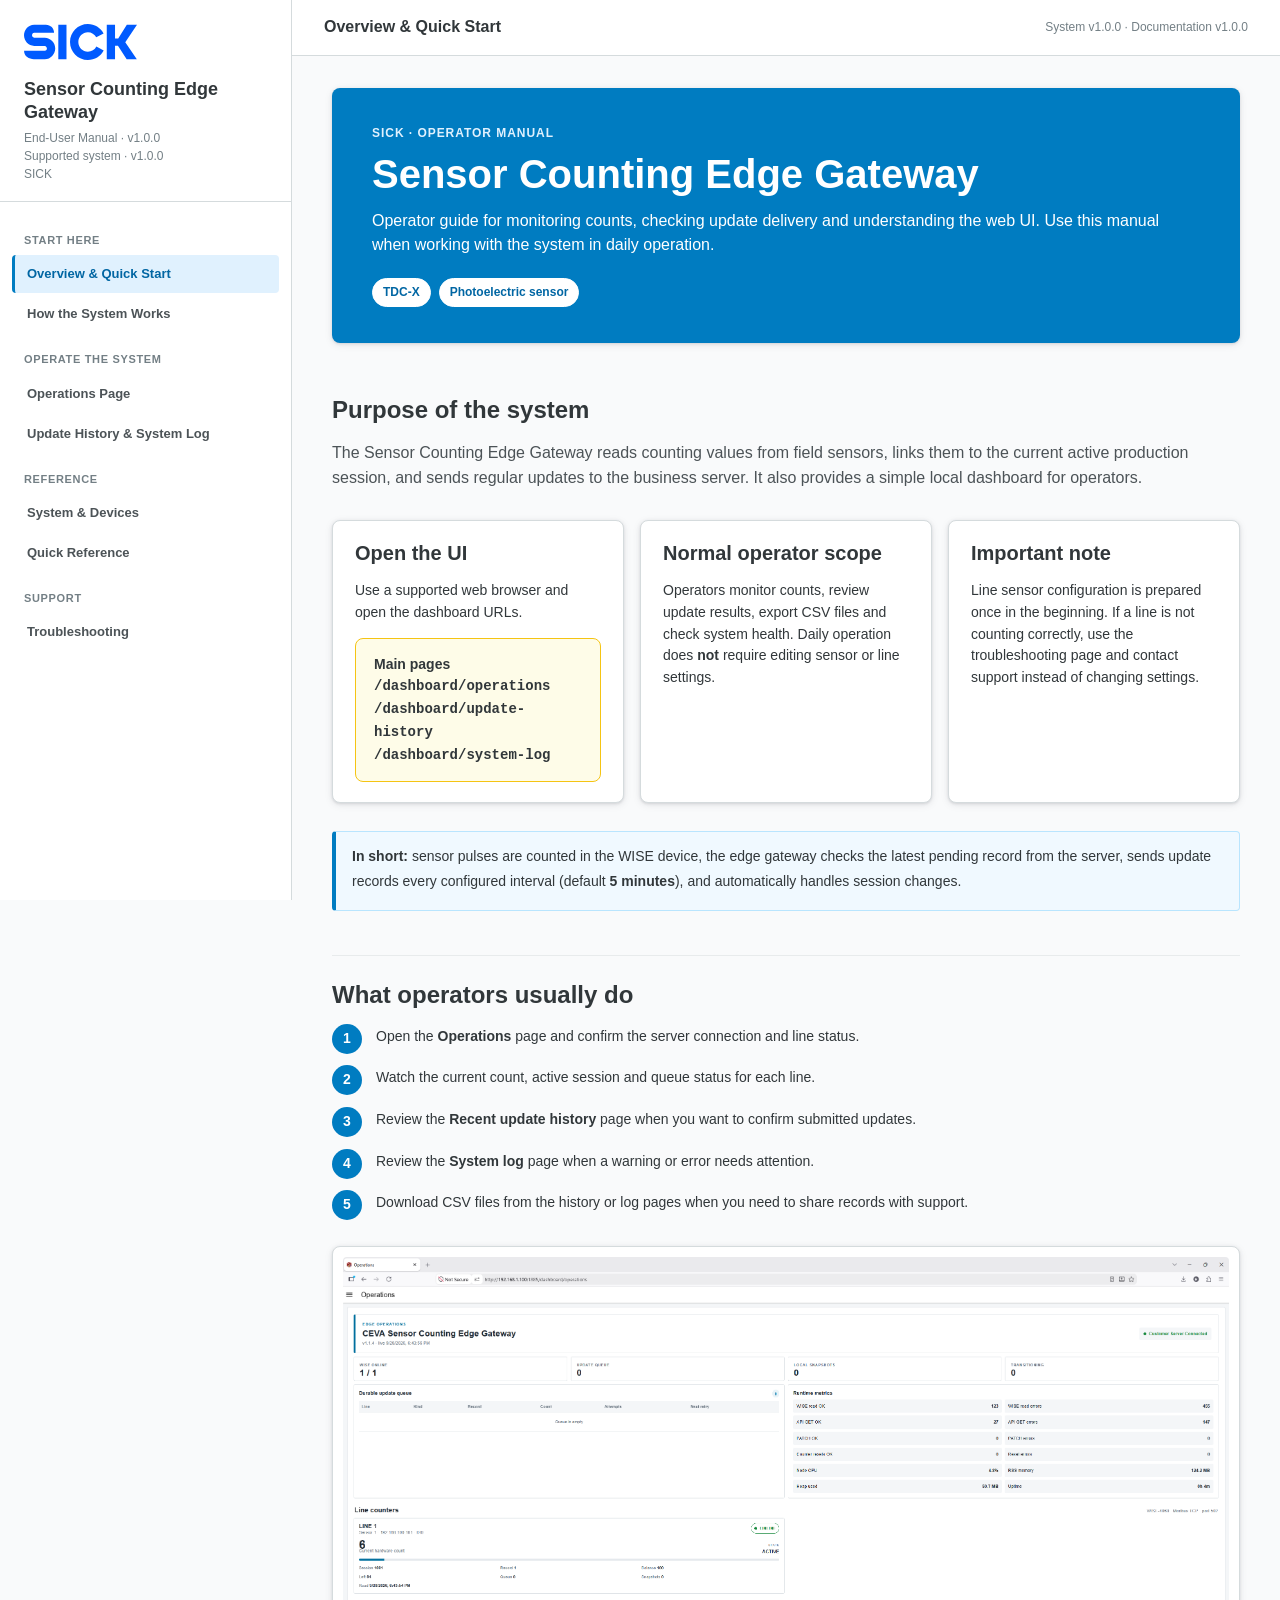
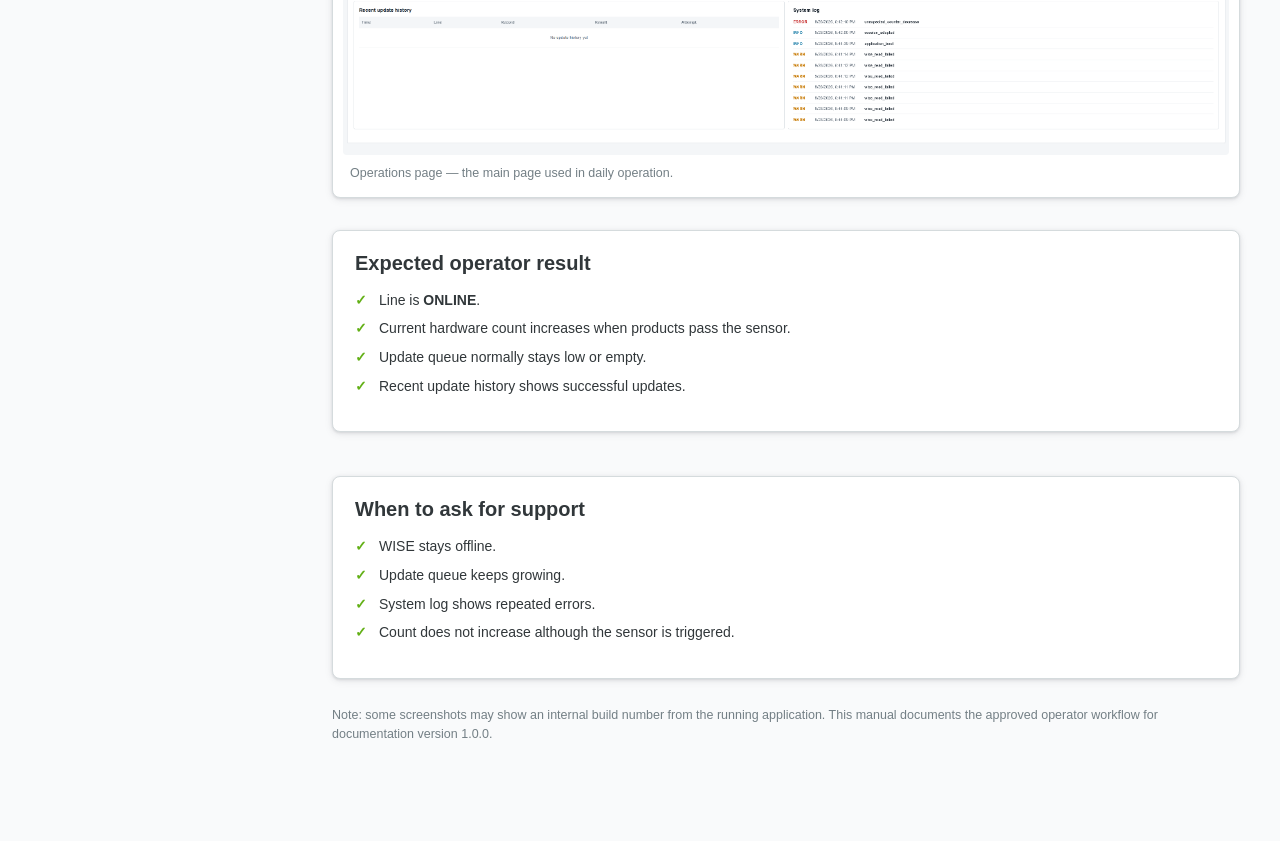
<file: manuals/sensor-counting-edge-gateway/versions/v1.0.0/index.html>
<!doctype html>

<html lang="en">
  <head>
    <meta charset="utf-8" />
    <meta content="width=device-width,initial-scale=1" name="viewport" />
    <title>Overview &amp; Quick Start · Sensor Counting Edge Gateway</title>
    <link href="assets/images/brand/sick-s-logo.webp" rel="icon" type="image/webp" />
    <link href="assets/css/manual.css" rel="stylesheet" />
  </head>
  <body data-page="index.html">
    <div class="layout">
      <aside class="sidebar">
        <div class="brand">
          <img alt="SICK" src="assets/images/brand/sick-logo.svg" />
          <h1>Sensor Counting Edge Gateway</h1>
          <p>
            End-User Manual · v1.0.0<br />Supported system · v1.0.0<br />SICK
          </p>
        </div>
        <nav class="nav">
          <div class="nav-group">Start here</div>
          <a class="active" data-current="index.html" href="index.html"
            >Overview &amp; Quick Start</a
          >
          <a data-current="how-it-works.html" href="pages/how-it-works.html"
            >How the System Works</a
          >
          <div class="nav-group">Operate the system</div>
          <a data-current="operations.html" href="pages/operations.html"
            >Operations Page</a
          >
          <a data-current="history-log.html" href="pages/history-log.html"
            >Update History &amp; System Log</a
          >
          <div class="nav-group">Reference</div>
          <a data-current="system.html" href="pages/system.html"
            >System &amp; Devices</a
          >
          <a data-current="reference.html" href="pages/reference.html"
            >Quick Reference</a
          >
          <div class="nav-group">Support</div>
          <a
            data-current="troubleshooting.html"
            href="pages/troubleshooting.html"
            >Troubleshooting</a
          >
        </nav>
      </aside>
      <main class="main">
        <header class="topbar">
          <button class="mobile-menu" id="mobileMenu">☰ Menu</button>
          <div class="title">Overview &amp; Quick Start</div>
          <div class="meta">System v1.0.0 · Documentation v1.0.0</div>
        </header>
        <article class="content">
          <section class="hero">
            <div class="eyebrow">SICK · Operator Manual</div>
            <h1>Sensor Counting Edge Gateway</h1>
            <p>
              Operator guide for monitoring counts, checking update delivery and
              understanding the web UI. Use this manual when working with the
              system in daily operation.
            </p>
            <div class="badges">
              <span class="badge">TDC-X</span
              ><span class="badge">Photoelectric sensor</span>
            </div>
          </section>
          <h2>Purpose of the system</h2>
          <p class="lead">
            The Sensor Counting Edge Gateway reads counting values from field
            sensors, links them to the current active production session, and
            sends regular updates to the business server. It also provides a
            simple local dashboard for operators.
          </p>
          <div class="grid">
            <div class="card third">
              <h3>Open the UI</h3>
              <p>Use a supported web browser and open the dashboard URLs.</p>
              <div class="credential">
                <strong>Main pages</strong><br /><code
                  >/dashboard/operations</code
                ><br /><code>/dashboard/update-history</code><br /><code
                  >/dashboard/system-log</code
                >
              </div>
            </div>
            <div class="card third">
              <h3>Normal operator scope</h3>
              <p>
                Operators monitor counts, review update results, export CSV
                files and check system health. Daily operation does
                <b>not</b> require editing sensor or line settings.
              </p>
            </div>
            <div class="card third">
              <h3>Important note</h3>
              <p>
                Line sensor configuration is prepared once in the beginning. If
                a line is not counting correctly, use the troubleshooting page
                and contact support instead of changing settings.
              </p>
            </div>
          </div>
          <div class="callout">
            <b>In short:</b> sensor pulses are counted in the WISE device, the
            edge gateway checks the latest pending record from the server, sends
            update records every configured interval (default <b>5 minutes</b>),
            and automatically handles session changes.
          </div>
          <h2>What operators usually do</h2>
          <ol class="steps">
            <li>
              Open the <b>Operations</b> page and confirm the server connection
              and line status.
            </li>
            <li>
              Watch the current count, active session and queue status for each
              line.
            </li>
            <li>
              Review the <b>Recent update history</b> page when you want to
              confirm submitted updates.
            </li>
            <li>
              Review the <b>System log</b> page when a warning or error needs
              attention.
            </li>
            <li>
              Download CSV files from the history or log pages when you need to
              share records with support.
            </li>
          </ol>
          <figure class="figure">
            <img
              alt="Operations page overview"
              loading="lazy"
              src="assets/images/ui/operations-overview.png"
            />
            <figcaption>
              Operations page — the main page used in daily operation.
            </figcaption>
          </figure>
          <div class="grid2">
            <div class="card">
              <h3>Expected operator result</h3>
              <ul class="icon-list">
                <li>Line is <b>ONLINE</b>.</li>
                <li>
                  Current hardware count increases when products pass the
                  sensor.
                </li>
                <li>Update queue normally stays low or empty.</li>
                <li>Recent update history shows successful updates.</li>
              </ul>
            </div>
            <div class="card">
              <h3>When to ask for support</h3>
              <ul class="icon-list">
                <li>WISE stays offline.</li>
                <li>Update queue keeps growing.</li>
                <li>System log shows repeated errors.</li>
                <li>
                  Count does not increase although the sensor is triggered.
                </li>
              </ul>
            </div>
          </div>
          <p class="small muted">
            Note: some screenshots may show an internal build number from the
            running application. This manual documents the approved operator
            workflow for documentation version 1.0.0.
          </p>
        </article>
      </main>
    </div>
    <script src="assets/js/manual.js"></script>
  </body>
</html>
</file>
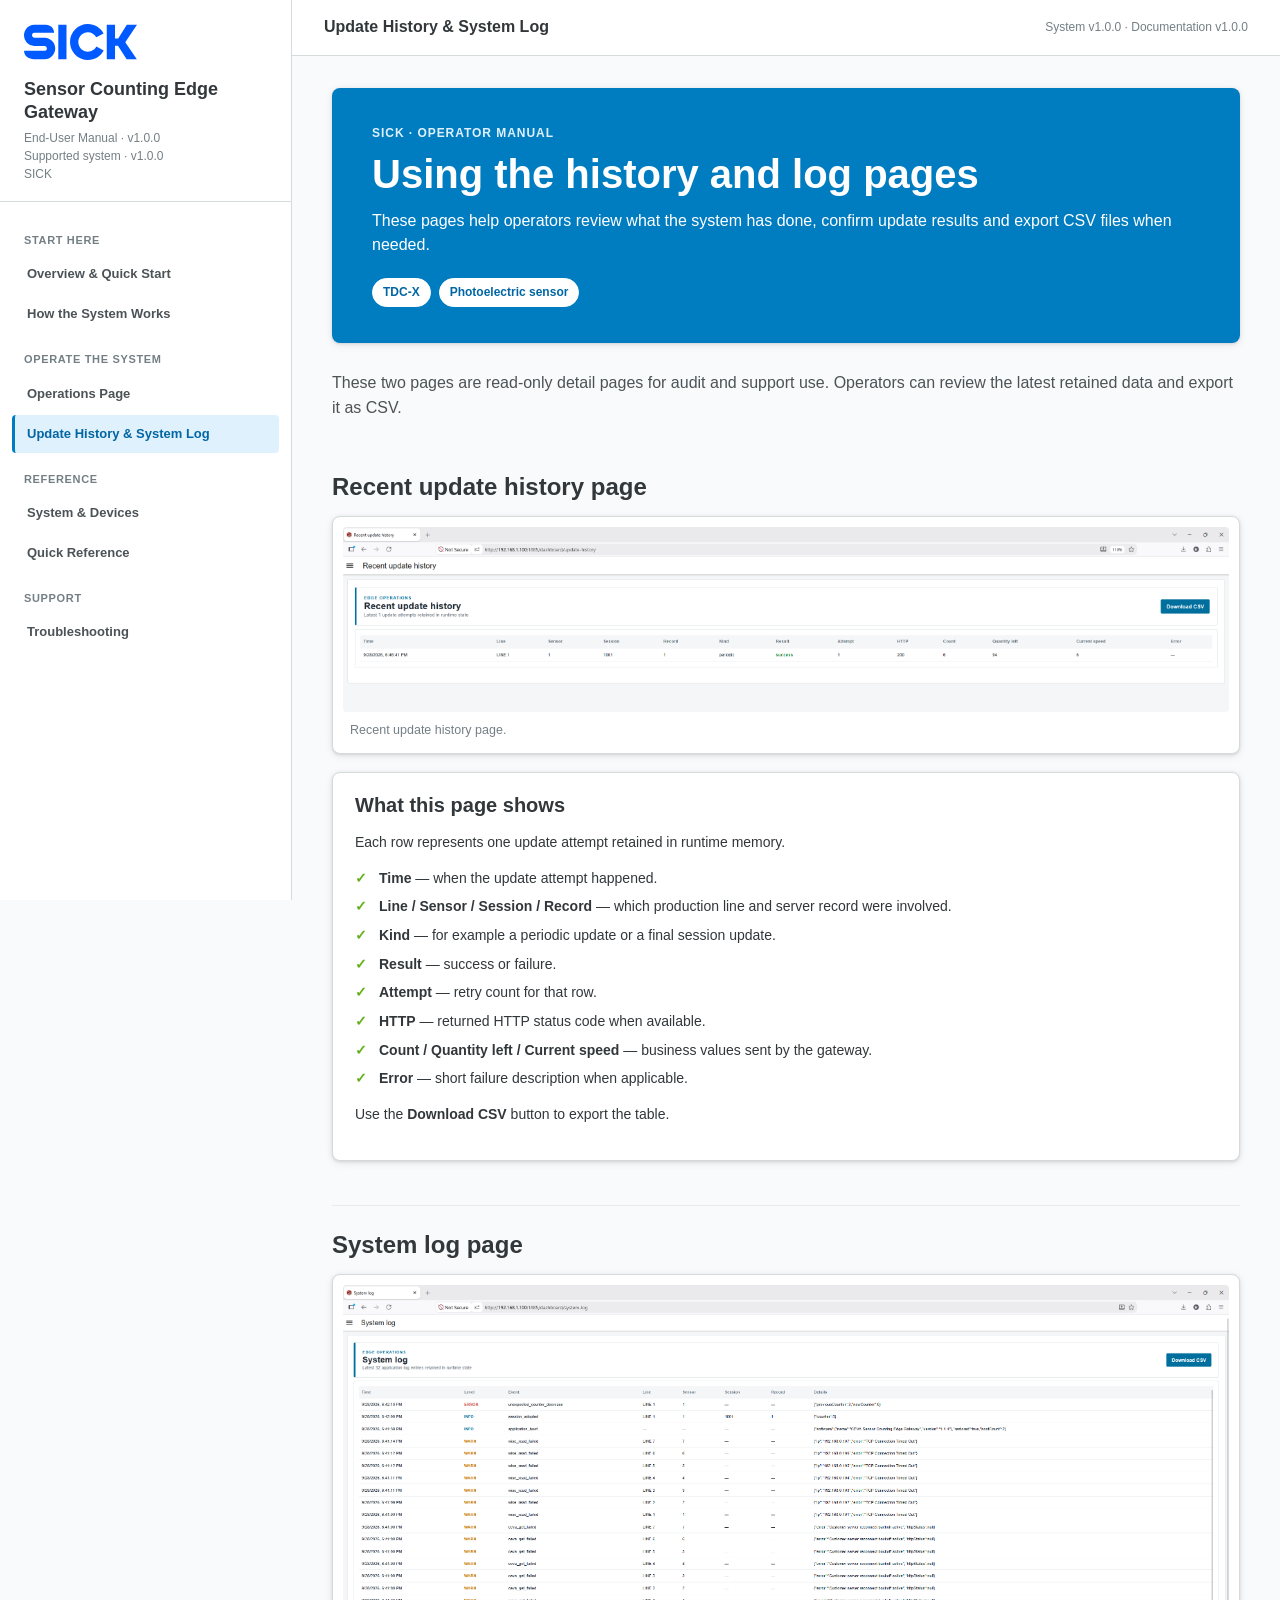
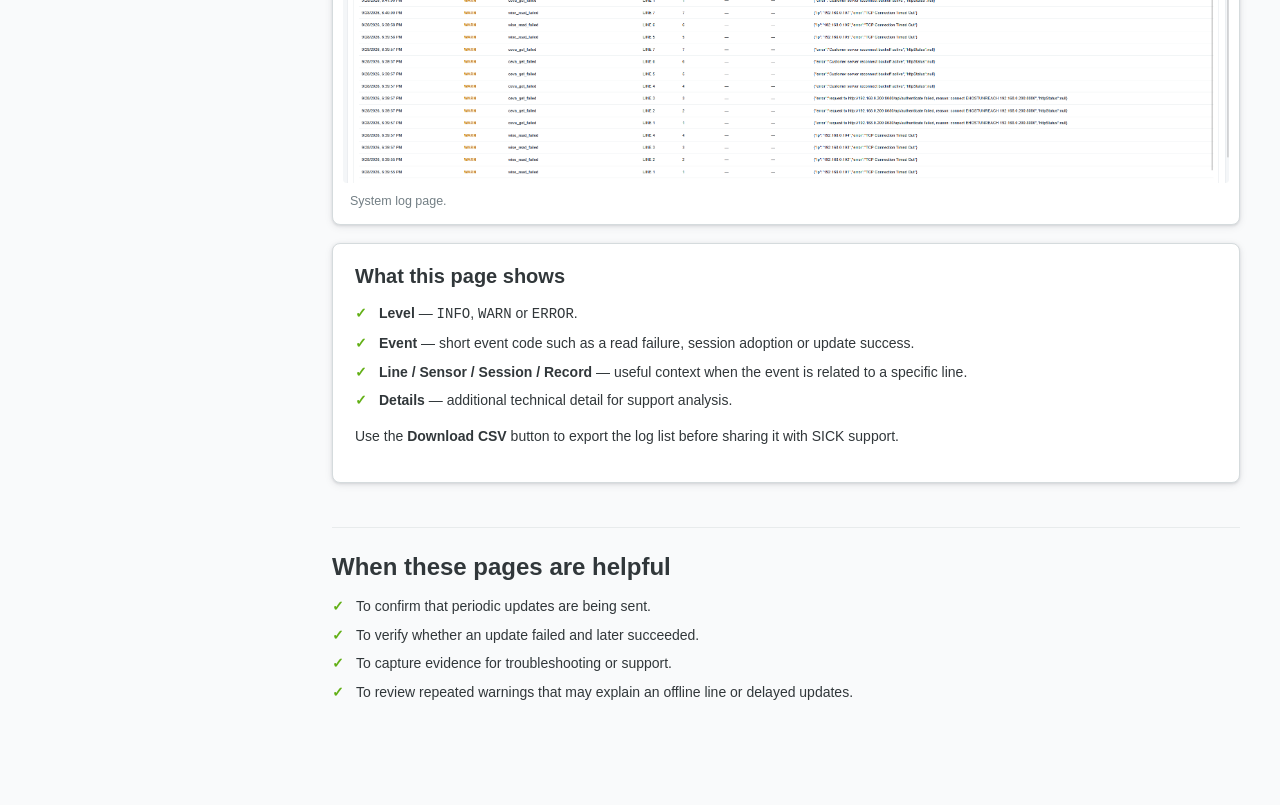
<file: manuals/sensor-counting-edge-gateway/versions/v1.0.0/pages/history-log.html>
<!doctype html>
<html lang="en">
  <head>
    <meta charset="utf-8" />
    <meta name="viewport" content="width=device-width,initial-scale=1" />
    <title>
      Update History &amp; System Log · Sensor Counting Edge Gateway
    </title>
    <link href="../assets/images/brand/sick-s-logo.webp" rel="icon" type="image/webp" />
    <link href="../assets/css/manual.css" rel="stylesheet" />
  </head>
  <body data-page="history-log.html">
    <div class="layout">
      <aside class="sidebar">
        <div class="brand">
          <img alt="SICK" src="../assets/images/brand/sick-logo.svg" />
          <h1>Sensor Counting Edge Gateway</h1>
          <p>
            End-User Manual · v1.0.0<br />Supported system · v1.0.0<br />SICK
          </p>
        </div>
        <nav class="nav">
          <div class="nav-group">Start here</div>
          <a data-current="index.html" href="../index.html"
            >Overview & Quick Start</a
          >
          <a data-current="how-it-works.html" href="how-it-works.html"
            >How the System Works</a
          >
          <div class="nav-group">Operate the system</div>
          <a data-current="operations.html" href="operations.html"
            >Operations Page</a
          >
          <a
            class="active"
            data-current="history-log.html"
            href="history-log.html"
            >Update History & System Log</a
          >
          <div class="nav-group">Reference</div>
          <a data-current="system.html" href="system.html">System & Devices</a>
          <a data-current="reference.html" href="reference.html"
            >Quick Reference</a
          >
          <div class="nav-group">Support</div>
          <a data-current="troubleshooting.html" href="troubleshooting.html"
            >Troubleshooting</a
          >
        </nav>
      </aside>
      <main class="main">
        <header class="topbar">
          <button class="mobile-menu" id="mobileMenu">☰ Menu</button>
          <div class="title">Update History &amp; System Log</div>
          <div class="meta">System v1.0.0 · Documentation v1.0.0</div>
        </header>
        <article class="content">
          <section class="hero">
            <div class="eyebrow">SICK · Operator Manual</div>
            <h1>Using the history and log pages</h1>
            <p>
              These pages help operators review what the system has done,
              confirm update results and export CSV files when needed.
            </p>
            <div class="badges">
              <span class="badge">TDC-X</span
              ><span class="badge">Photoelectric sensor</span>
            </div>
          </section>

          <p class="lead">
            These two pages are read-only detail pages for audit and support
            use. Operators can review the latest retained data and export it as
            CSV.
          </p>
          <h2>Recent update history page</h2>
          <figure class="figure">
            <img
              alt="Recent update history page"
              loading="lazy"
              src="../assets/images/ui/update-history-page.png"
            />
            <figcaption>Recent update history page.</figcaption>
          </figure>
          <div class="card">
            <h3>What this page shows</h3>
            <p>
              Each row represents one update attempt retained in runtime memory.
            </p>
            <ul class="icon-list">
              <li><b>Time</b> — when the update attempt happened.</li>
              <li>
                <b>Line / Sensor / Session / Record</b> — which production line
                and server record were involved.
              </li>
              <li>
                <b>Kind</b> — for example a periodic update or a final session
                update.
              </li>
              <li><b>Result</b> — success or failure.</li>
              <li><b>Attempt</b> — retry count for that row.</li>
              <li><b>HTTP</b> — returned HTTP status code when available.</li>
              <li>
                <b>Count / Quantity left / Current speed</b> — business values
                sent by the gateway.
              </li>
              <li><b>Error</b> — short failure description when applicable.</li>
            </ul>
            <p>Use the <b>Download CSV</b> button to export the table.</p>
          </div>
          <h2>System log page</h2>
          <figure class="figure">
            <img
              alt="System log page"
              loading="lazy"
              src="../assets/images/ui/system-log-page.png"
            />
            <figcaption>System log page.</figcaption>
          </figure>
          <div class="card">
            <h3>What this page shows</h3>
            <ul class="icon-list">
              <li>
                <b>Level</b> — <code>INFO</code>, <code>WARN</code> or
                <code>ERROR</code>.
              </li>
              <li>
                <b>Event</b> — short event code such as a read failure, session
                adoption or update success.
              </li>
              <li>
                <b>Line / Sensor / Session / Record</b> — useful context when
                the event is related to a specific line.
              </li>
              <li>
                <b>Details</b> — additional technical detail for support
                analysis.
              </li>
            </ul>
            <p>
              Use the <b>Download CSV</b> button to export the log list before
              sharing it with SICK support.
            </p>
          </div>
          <h2>When these pages are helpful</h2>
          <ul class="icon-list">
            <li>To confirm that periodic updates are being sent.</li>
            <li>To verify whether an update failed and later succeeded.</li>
            <li>To capture evidence for troubleshooting or support.</li>
            <li>
              To review repeated warnings that may explain an offline line or
              delayed updates.
            </li>
          </ul>
        </article>
      </main>
    </div>
    <script src="../assets/js/manual.js"></script>
  </body>
</html>
</file>
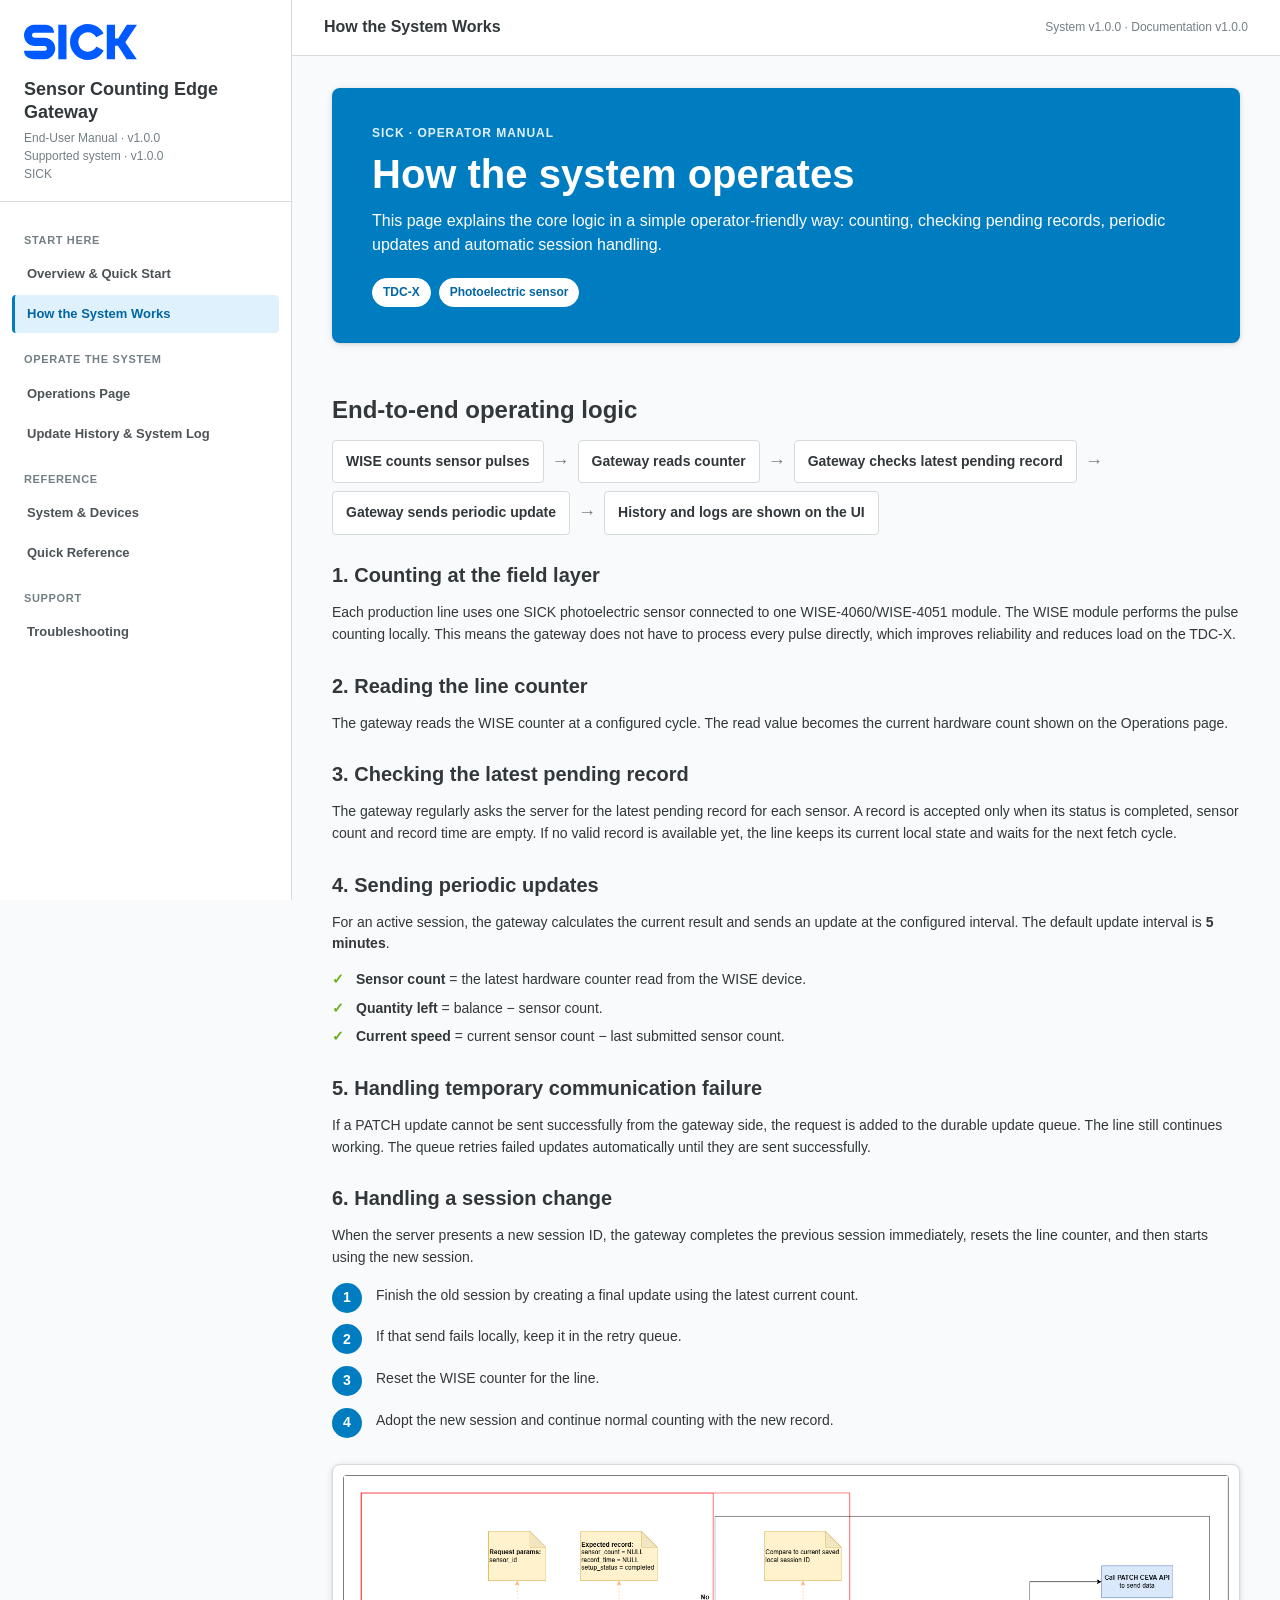
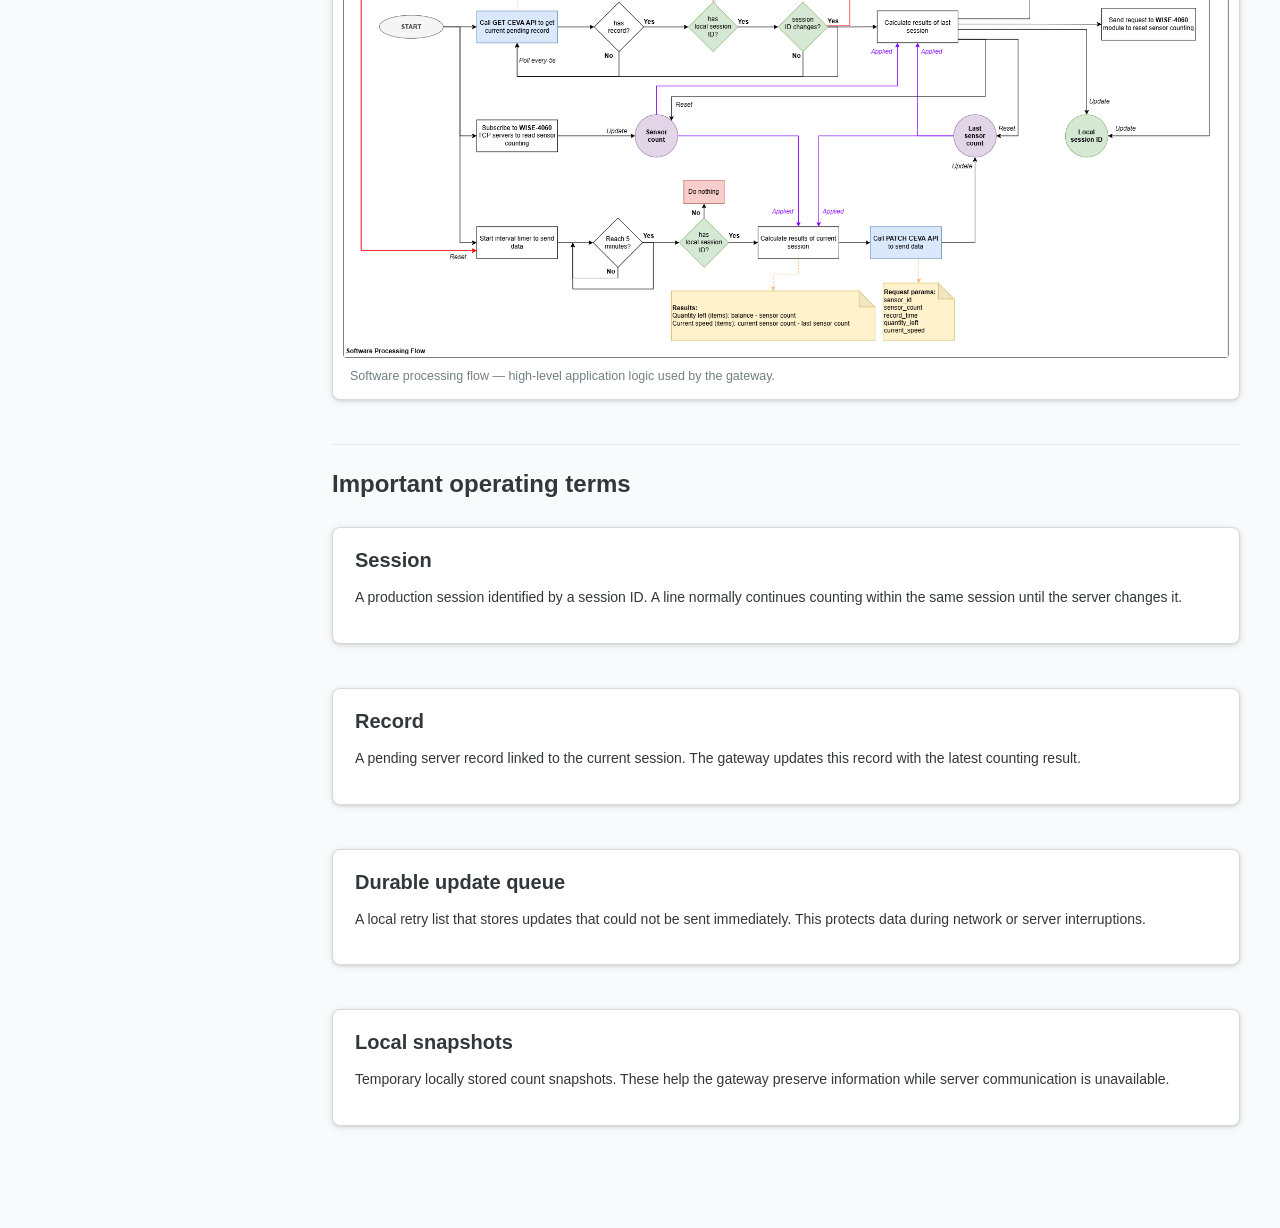
<file: manuals/sensor-counting-edge-gateway/versions/v1.0.0/pages/how-it-works.html>
<!doctype html>
<html lang="en">
  <head>
    <meta charset="utf-8" />
    <meta name="viewport" content="width=device-width,initial-scale=1" />
    <title>How the System Works · Sensor Counting Edge Gateway</title>
    <link href="../assets/images/brand/sick-s-logo.webp" rel="icon" type="image/webp" />
    <link href="../assets/css/manual.css" rel="stylesheet" />
  </head>
  <body data-page="how-it-works.html">
    <div class="layout">
      <aside class="sidebar">
        <div class="brand">
          <img alt="SICK" src="../assets/images/brand/sick-logo.svg" />
          <h1>Sensor Counting Edge Gateway</h1>
          <p>
            End-User Manual · v1.0.0<br />Supported system · v1.0.0<br />SICK
          </p>
        </div>
        <nav class="nav">
          <div class="nav-group">Start here</div>
          <a data-current="index.html" href="../index.html"
            >Overview & Quick Start</a
          >
          <a
            class="active"
            data-current="how-it-works.html"
            href="how-it-works.html"
            >How the System Works</a
          >
          <div class="nav-group">Operate the system</div>
          <a data-current="operations.html" href="operations.html"
            >Operations Page</a
          >
          <a data-current="history-log.html" href="history-log.html"
            >Update History & System Log</a
          >
          <div class="nav-group">Reference</div>
          <a data-current="system.html" href="system.html">System & Devices</a>
          <a data-current="reference.html" href="reference.html"
            >Quick Reference</a
          >
          <div class="nav-group">Support</div>
          <a data-current="troubleshooting.html" href="troubleshooting.html"
            >Troubleshooting</a
          >
        </nav>
      </aside>
      <main class="main">
        <header class="topbar">
          <button class="mobile-menu" id="mobileMenu">☰ Menu</button>
          <div class="title">How the System Works</div>
          <div class="meta">System v1.0.0 · Documentation v1.0.0</div>
        </header>
        <article class="content">
          <section class="hero">
            <div class="eyebrow">SICK · Operator Manual</div>
            <h1>How the system operates</h1>
            <p>
              This page explains the core logic in a simple operator-friendly
              way: counting, checking pending records, periodic updates and
              automatic session handling.
            </p>
            <div class="badges">
              <span class="badge">TDC-X</span
              ><span class="badge">Photoelectric sensor</span>
            </div>
          </section>

          <h2>End-to-end operating logic</h2>
          <div class="flow">
            <span>WISE counts sensor pulses</span><i>→</i
            ><span>Gateway reads counter</span><i>→</i
            ><span>Gateway checks latest pending record</span><i>→</i
            ><span>Gateway sends periodic update</span><i>→</i
            ><span>History and logs are shown on the UI</span>
          </div>
          <h3>1. Counting at the field layer</h3>
          <p>
            Each production line uses one SICK photoelectric sensor connected to
            one WISE-4060/WISE-4051 module. The WISE module performs the pulse
            counting locally. This means the gateway does not have to process
            every pulse directly, which improves reliability and reduces load on
            the TDC-X.
          </p>
          <h3>2. Reading the line counter</h3>
          <p>
            The gateway reads the WISE counter at a configured cycle. The read
            value becomes the current hardware count shown on the Operations
            page.
          </p>
          <h3>3. Checking the latest pending record</h3>
          <p>
            The gateway regularly asks the server for the latest pending record
            for each sensor. A record is accepted only when its status is
            completed, sensor count and record time are empty. If no valid
            record is available yet, the line keeps its current local state and
            waits for the next fetch cycle.
          </p>
          <h3>4. Sending periodic updates</h3>
          <p>
            For an active session, the gateway calculates the current result and
            sends an update at the configured interval. The default update
            interval is <b>5 minutes</b>.
          </p>
          <ul class="icon-list">
            <li>
              <b>Sensor count</b> = the latest hardware counter read from the
              WISE device.
            </li>
            <li><b>Quantity left</b> = balance − sensor count.</li>
            <li>
              <b>Current speed</b> = current sensor count − last submitted
              sensor count.
            </li>
          </ul>
          <h3>5. Handling temporary communication failure</h3>
          <p>
            If a PATCH update cannot be sent successfully from the gateway side,
            the request is added to the durable update queue. The line still
            continues working. The queue retries failed updates automatically
            until they are sent successfully.
          </p>
          <h3>6. Handling a session change</h3>
          <p>
            When the server presents a new session ID, the gateway completes the
            previous session immediately, resets the line counter, and then
            starts using the new session.
          </p>
          <ol class="steps">
            <li>
              Finish the old session by creating a final update using the latest
              current count.
            </li>
            <li>If that send fails locally, keep it in the retry queue.</li>
            <li>Reset the WISE counter for the line.</li>
            <li>
              Adopt the new session and continue normal counting with the new
              record.
            </li>
          </ol>
          <figure class="figure">
            <img
              alt="Software processing flow diagram"
              loading="lazy"
              src="../assets/images/architecture/software-processing-flow.png"
            />
            <figcaption>
              Software processing flow — high-level application logic used by
              the gateway.
            </figcaption>
          </figure>
          <h2>Important operating terms</h2>
          <div class="grid2">
            <div class="card">
              <h3>Session</h3>
              <p>
                A production session identified by a session ID. A line normally
                continues counting within the same session until the server
                changes it.
              </p>
            </div>
            <div class="card">
              <h3>Record</h3>
              <p>
                A pending server record linked to the current session. The
                gateway updates this record with the latest counting result.
              </p>
            </div>
            <div class="card">
              <h3>Durable update queue</h3>
              <p>
                A local retry list that stores updates that could not be sent
                immediately. This protects data during network or server
                interruptions.
              </p>
            </div>
            <div class="card">
              <h3>Local snapshots</h3>
              <p>
                Temporary locally stored count snapshots. These help the gateway
                preserve information while server communication is unavailable.
              </p>
            </div>
          </div>
        </article>
      </main>
    </div>
    <script src="../assets/js/manual.js"></script>
  </body>
</html>
</file>
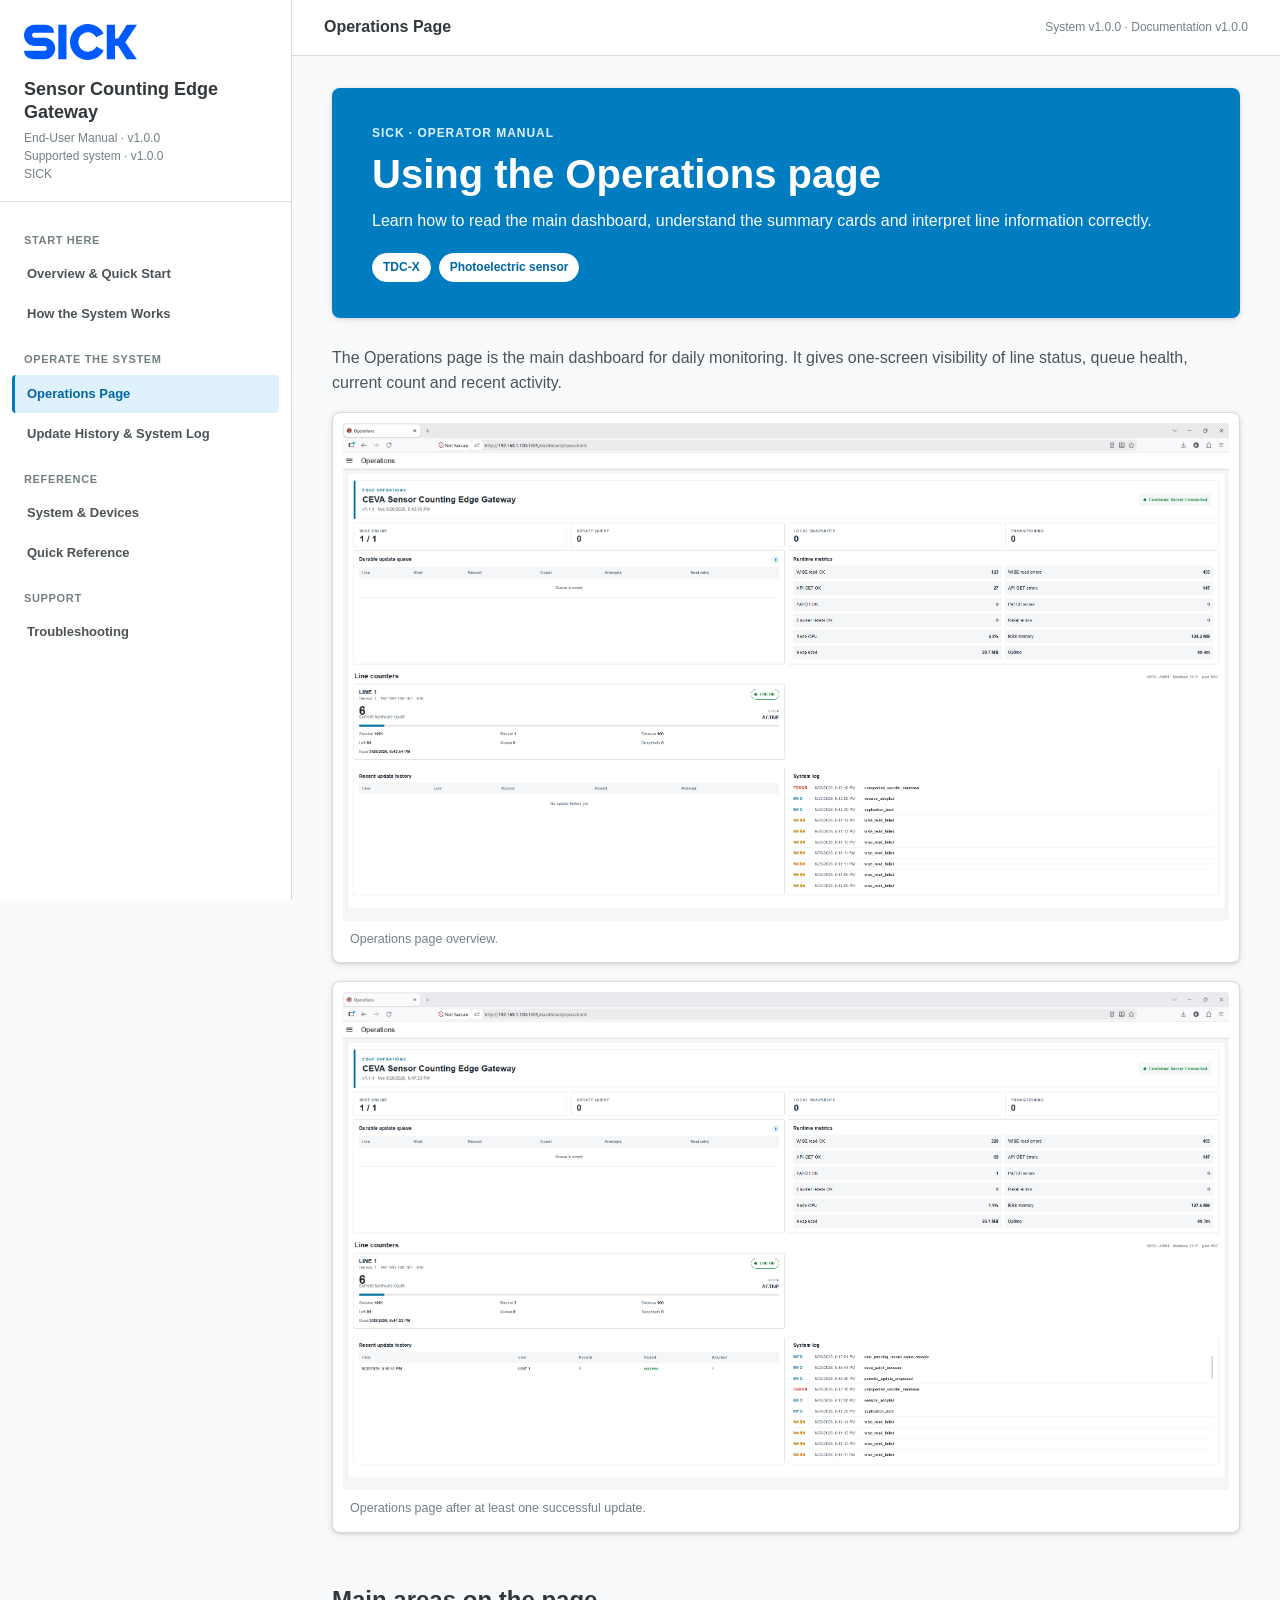
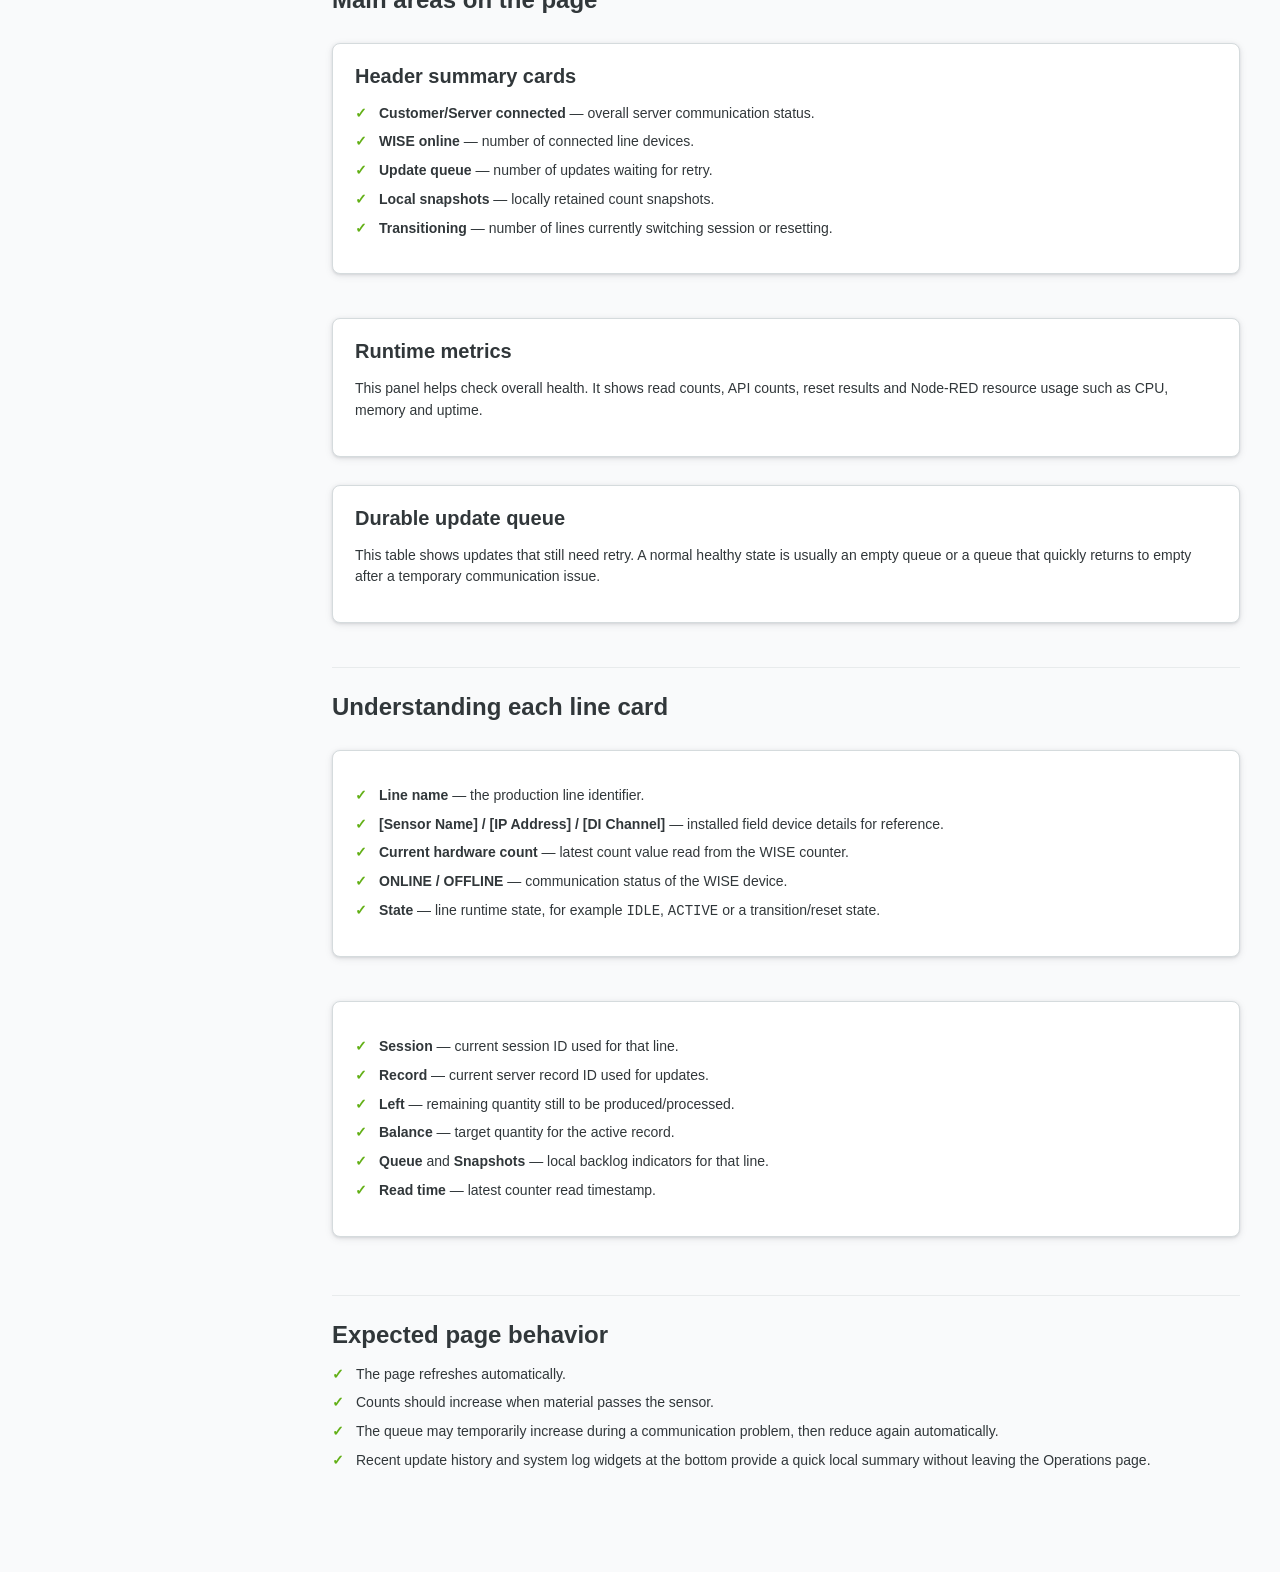
<file: manuals/sensor-counting-edge-gateway/versions/v1.0.0/pages/operations.html>
<!doctype html>
<html lang="en">
  <head>
    <meta charset="utf-8" />
    <meta name="viewport" content="width=device-width,initial-scale=1" />
    <title>Operations Page · Sensor Counting Edge Gateway</title>
    <link href="../assets/images/brand/sick-s-logo.webp" rel="icon" type="image/webp" />
    <link href="../assets/css/manual.css" rel="stylesheet" />
  </head>
  <body data-page="operations.html">
    <div class="layout">
      <aside class="sidebar">
        <div class="brand">
          <img alt="SICK" src="../assets/images/brand/sick-logo.svg" />
          <h1>Sensor Counting Edge Gateway</h1>
          <p>
            End-User Manual · v1.0.0<br />Supported system · v1.0.0<br />SICK
          </p>
        </div>
        <nav class="nav">
          <div class="nav-group">Start here</div>
          <a data-current="index.html" href="../index.html"
            >Overview & Quick Start</a
          >
          <a data-current="how-it-works.html" href="how-it-works.html"
            >How the System Works</a
          >
          <div class="nav-group">Operate the system</div>
          <a
            class="active"
            data-current="operations.html"
            href="operations.html"
            >Operations Page</a
          >
          <a data-current="history-log.html" href="history-log.html"
            >Update History & System Log</a
          >
          <div class="nav-group">Reference</div>
          <a data-current="system.html" href="system.html">System & Devices</a>
          <a data-current="reference.html" href="reference.html"
            >Quick Reference</a
          >
          <div class="nav-group">Support</div>
          <a data-current="troubleshooting.html" href="troubleshooting.html"
            >Troubleshooting</a
          >
        </nav>
      </aside>
      <main class="main">
        <header class="topbar">
          <button class="mobile-menu" id="mobileMenu">☰ Menu</button>
          <div class="title">Operations Page</div>
          <div class="meta">System v1.0.0 · Documentation v1.0.0</div>
        </header>
        <article class="content">
          <section class="hero">
            <div class="eyebrow">SICK · Operator Manual</div>
            <h1>Using the Operations page</h1>
            <p>
              Learn how to read the main dashboard, understand the summary cards
              and interpret line information correctly.
            </p>
            <div class="badges">
              <span class="badge">TDC-X</span
              ><span class="badge">Photoelectric sensor</span>
            </div>
          </section>

          <p class="lead">
            The Operations page is the main dashboard for daily monitoring. It
            gives one-screen visibility of line status, queue health, current
            count and recent activity.
          </p>
          <figure class="figure">
            <img
              alt="Operations page example"
              loading="lazy"
              src="../assets/images/ui/operations-overview.png"
            />
            <figcaption>Operations page overview.</figcaption>
          </figure>
          <figure class="figure">
            <img
              alt="Operations page with update history"
              loading="lazy"
              src="../assets/images/ui/operations-with-history.png"
            />
            <figcaption>
              Operations page after at least one successful update.
            </figcaption>
          </figure>
          <h2>Main areas on the page</h2>
          <div class="grid2">
            <div class="card">
              <h3>Header summary cards</h3>
              <ul class="icon-list">
                <li>
                  <b>Customer/Server connected</b> — overall server
                  communication status.
                </li>
                <li><b>WISE online</b> — number of connected line devices.</li>
                <li>
                  <b>Update queue</b> — number of updates waiting for retry.
                </li>
                <li>
                  <b>Local snapshots</b> — locally retained count snapshots.
                </li>
                <li>
                  <b>Transitioning</b> — number of lines currently switching
                  session or resetting.
                </li>
              </ul>
            </div>
            <div class="card">
              <h3>Runtime metrics</h3>
              <p>
                This panel helps check overall health. It shows read counts, API
                counts, reset results and Node-RED resource usage such as CPU,
                memory and uptime.
              </p>
            </div>
          </div>
          <div class="card">
            <h3>Durable update queue</h3>
            <p>
              This table shows updates that still need retry. A normal healthy
              state is usually an empty queue or a queue that quickly returns to
              empty after a temporary communication issue.
            </p>
          </div>
          <h2>Understanding each line card</h2>
          <div class="grid2">
            <div class="card">
              <ul class="icon-list">
                <li><b>Line name</b> — the production line identifier.</li>
                <li>
                  <b>[Sensor Name] / [IP Address] / [DI Channel]</b> — installed
                  field device details for reference.
                </li>
                <li>
                  <b>Current hardware count</b> — latest count value read from
                  the WISE counter.
                </li>
                <li>
                  <b>ONLINE / OFFLINE</b> — communication status of the WISE
                  device.
                </li>
                <li>
                  <b>State</b> — line runtime state, for example
                  <code>IDLE</code>, <code>ACTIVE</code> or a transition/reset
                  state.
                </li>
              </ul>
            </div>
            <div class="card">
              <ul class="icon-list">
                <li><b>Session</b> — current session ID used for that line.</li>
                <li>
                  <b>Record</b> — current server record ID used for updates.
                </li>
                <li>
                  <b>Left</b> — remaining quantity still to be
                  produced/processed.
                </li>
                <li><b>Balance</b> — target quantity for the active record.</li>
                <li>
                  <b>Queue</b> and <b>Snapshots</b> — local backlog indicators
                  for that line.
                </li>
                <li><b>Read time</b> — latest counter read timestamp.</li>
              </ul>
            </div>
          </div>
          <h2>Expected page behavior</h2>
          <ul class="icon-list">
            <li>The page refreshes automatically.</li>
            <li>Counts should increase when material passes the sensor.</li>
            <li>
              The queue may temporarily increase during a communication problem,
              then reduce again automatically.
            </li>
            <li>
              Recent update history and system log widgets at the bottom provide
              a quick local summary without leaving the Operations page.
            </li>
          </ul>
        </article>
      </main>
    </div>
    <script src="../assets/js/manual.js"></script>
  </body>
</html>
</file>
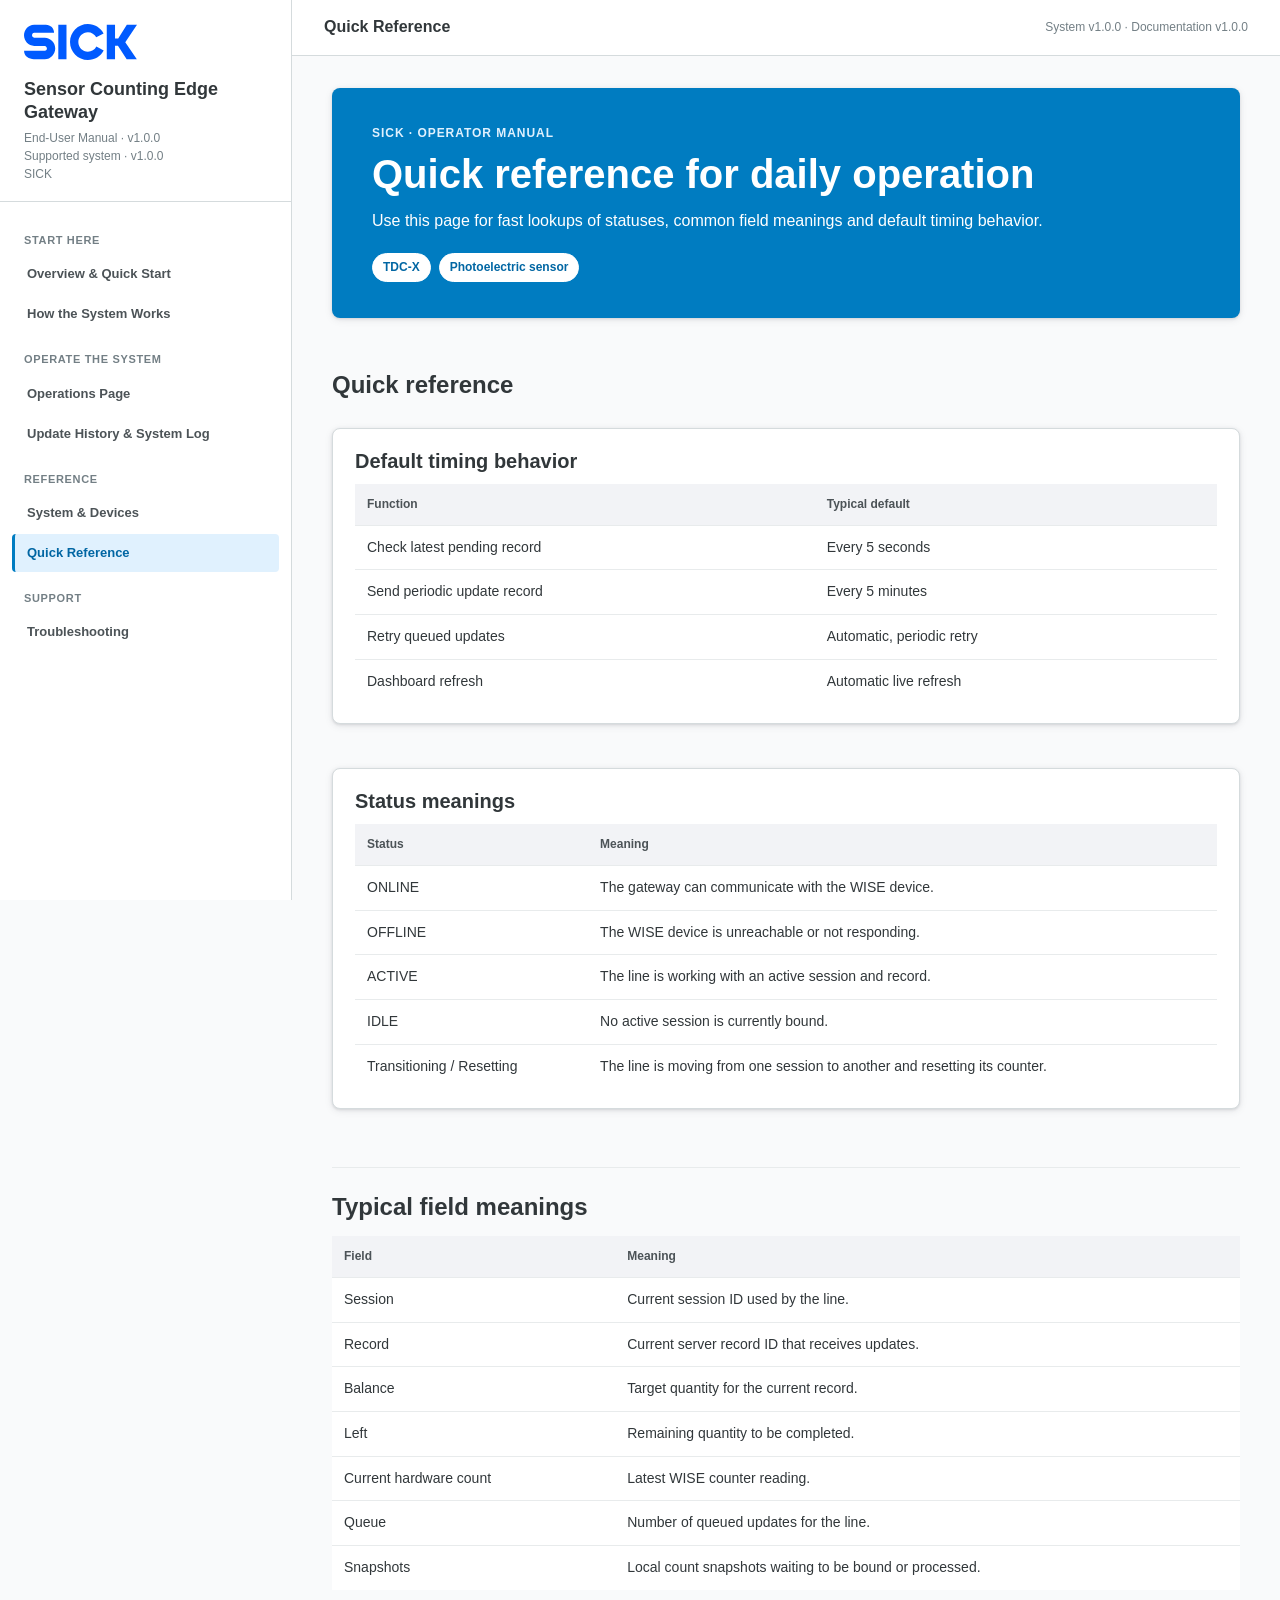
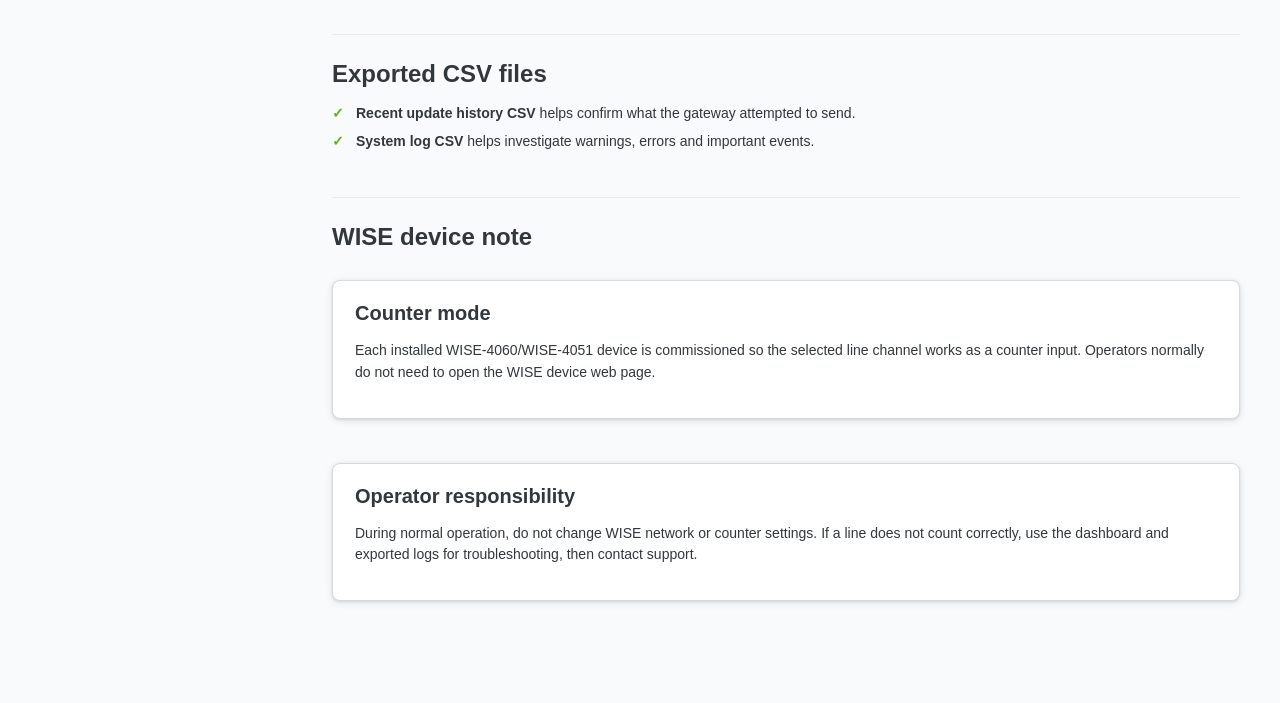
<file: manuals/sensor-counting-edge-gateway/versions/v1.0.0/pages/reference.html>
<!doctype html>

<html lang="en">
  <head>
    <meta charset="utf-8" />
    <meta content="width=device-width,initial-scale=1" name="viewport" />
    <title>Quick Reference · Sensor Counting Edge Gateway</title>
    <link href="../assets/images/brand/sick-s-logo.webp" rel="icon" type="image/webp" />
    <link href="../assets/css/manual.css" rel="stylesheet" />
  </head>
  <body data-page="reference.html">
    <div class="layout">
      <aside class="sidebar">
        <div class="brand">
          <img alt="SICK" src="../assets/images/brand/sick-logo.svg" />
          <h1>Sensor Counting Edge Gateway</h1>
          <p>
            End-User Manual · v1.0.0<br />Supported system · v1.0.0<br />SICK
          </p>
        </div>
        <nav class="nav">
          <div class="nav-group">Start here</div>
          <a data-current="index.html" href="../index.html"
            >Overview &amp; Quick Start</a
          >
          <a data-current="how-it-works.html" href="how-it-works.html"
            >How the System Works</a
          >
          <div class="nav-group">Operate the system</div>
          <a data-current="operations.html" href="operations.html"
            >Operations Page</a
          >
          <a data-current="history-log.html" href="history-log.html"
            >Update History &amp; System Log</a
          >
          <div class="nav-group">Reference</div>
          <a data-current="system.html" href="system.html"
            >System &amp; Devices</a
          >
          <a class="active" data-current="reference.html" href="reference.html"
            >Quick Reference</a
          >
          <div class="nav-group">Support</div>
          <a data-current="troubleshooting.html" href="troubleshooting.html"
            >Troubleshooting</a
          >
        </nav>
      </aside>
      <main class="main">
        <header class="topbar">
          <button class="mobile-menu" id="mobileMenu">☰ Menu</button>
          <div class="title">Quick Reference</div>
          <div class="meta">System v1.0.0 · Documentation v1.0.0</div>
        </header>
        <article class="content">
          <section class="hero">
            <div class="eyebrow">SICK · Operator Manual</div>
            <h1>Quick reference for daily operation</h1>
            <p>
              Use this page for fast lookups of statuses, common field meanings
              and default timing behavior.
            </p>
            <div class="badges">
              <span class="badge">TDC-X</span
              ><span class="badge">Photoelectric sensor</span>
            </div>
          </section>
          <h2>Quick reference</h2>
          <div class="grid2">
            <div class="card">
              <h3>Default timing behavior</h3>
              <table>
                <thead>
                  <tr>
                    <th>Function</th>
                    <th>Typical default</th>
                  </tr>
                </thead>
                <tbody>
                  <tr>
                    <td>Check latest pending record</td>
                    <td>Every 5 seconds</td>
                  </tr>
                  <tr>
                    <td>Send periodic update record</td>
                    <td>Every 5 minutes</td>
                  </tr>
                  <tr>
                    <td>Retry queued updates</td>
                    <td>Automatic, periodic retry</td>
                  </tr>
                  <tr>
                    <td>Dashboard refresh</td>
                    <td>Automatic live refresh</td>
                  </tr>
                </tbody>
              </table>
            </div>
            <div class="card">
              <h3>Status meanings</h3>
              <table>
                <thead>
                  <tr>
                    <th>Status</th>
                    <th>Meaning</th>
                  </tr>
                </thead>
                <tbody>
                  <tr>
                    <td>ONLINE</td>
                    <td>The gateway can communicate with the WISE device.</td>
                  </tr>
                  <tr>
                    <td>OFFLINE</td>
                    <td>The WISE device is unreachable or not responding.</td>
                  </tr>
                  <tr>
                    <td>ACTIVE</td>
                    <td>
                      The line is working with an active session and record.
                    </td>
                  </tr>
                  <tr>
                    <td>IDLE</td>
                    <td>No active session is currently bound.</td>
                  </tr>
                  <tr>
                    <td>Transitioning / Resetting</td>
                    <td>
                      The line is moving from one session to another and
                      resetting its counter.
                    </td>
                  </tr>
                </tbody>
              </table>
            </div>
          </div>
          <h2>Typical field meanings</h2>
          <table>
            <thead>
              <tr>
                <th>Field</th>
                <th>Meaning</th>
              </tr>
            </thead>
            <tbody>
              <tr>
                <td>Session</td>
                <td>Current session ID used by the line.</td>
              </tr>
              <tr>
                <td>Record</td>
                <td>Current server record ID that receives updates.</td>
              </tr>
              <tr>
                <td>Balance</td>
                <td>Target quantity for the current record.</td>
              </tr>
              <tr>
                <td>Left</td>
                <td>Remaining quantity to be completed.</td>
              </tr>
              <tr>
                <td>Current hardware count</td>
                <td>Latest WISE counter reading.</td>
              </tr>
              <tr>
                <td>Queue</td>
                <td>Number of queued updates for the line.</td>
              </tr>
              <tr>
                <td>Snapshots</td>
                <td>Local count snapshots waiting to be bound or processed.</td>
              </tr>
            </tbody>
          </table>
          <h2>Exported CSV files</h2>
          <ul class="icon-list">
            <li>
              <b>Recent update history CSV</b> helps confirm what the gateway
              attempted to send.
            </li>
            <li>
              <b>System log CSV</b> helps investigate warnings, errors and
              important events.
            </li>
          </ul>
          <h2>WISE device note</h2>
          <div class="grid2">
            <div class="card">
              <h3>Counter mode</h3>
              <p>
                Each installed WISE-4060/WISE-4051 device is commissioned so the
                selected line channel works as a counter input. Operators
                normally do not need to open the WISE device web page.
              </p>
            </div>
            <div class="card">
              <h3>Operator responsibility</h3>
              <p>
                During normal operation, do not change WISE network or counter
                settings. If a line does not count correctly, use the dashboard
                and exported logs for troubleshooting, then contact support.
              </p>
            </div>
          </div>
        </article>
      </main>
    </div>
    <script src="../assets/js/manual.js"></script>
  </body>
</html>
</file>
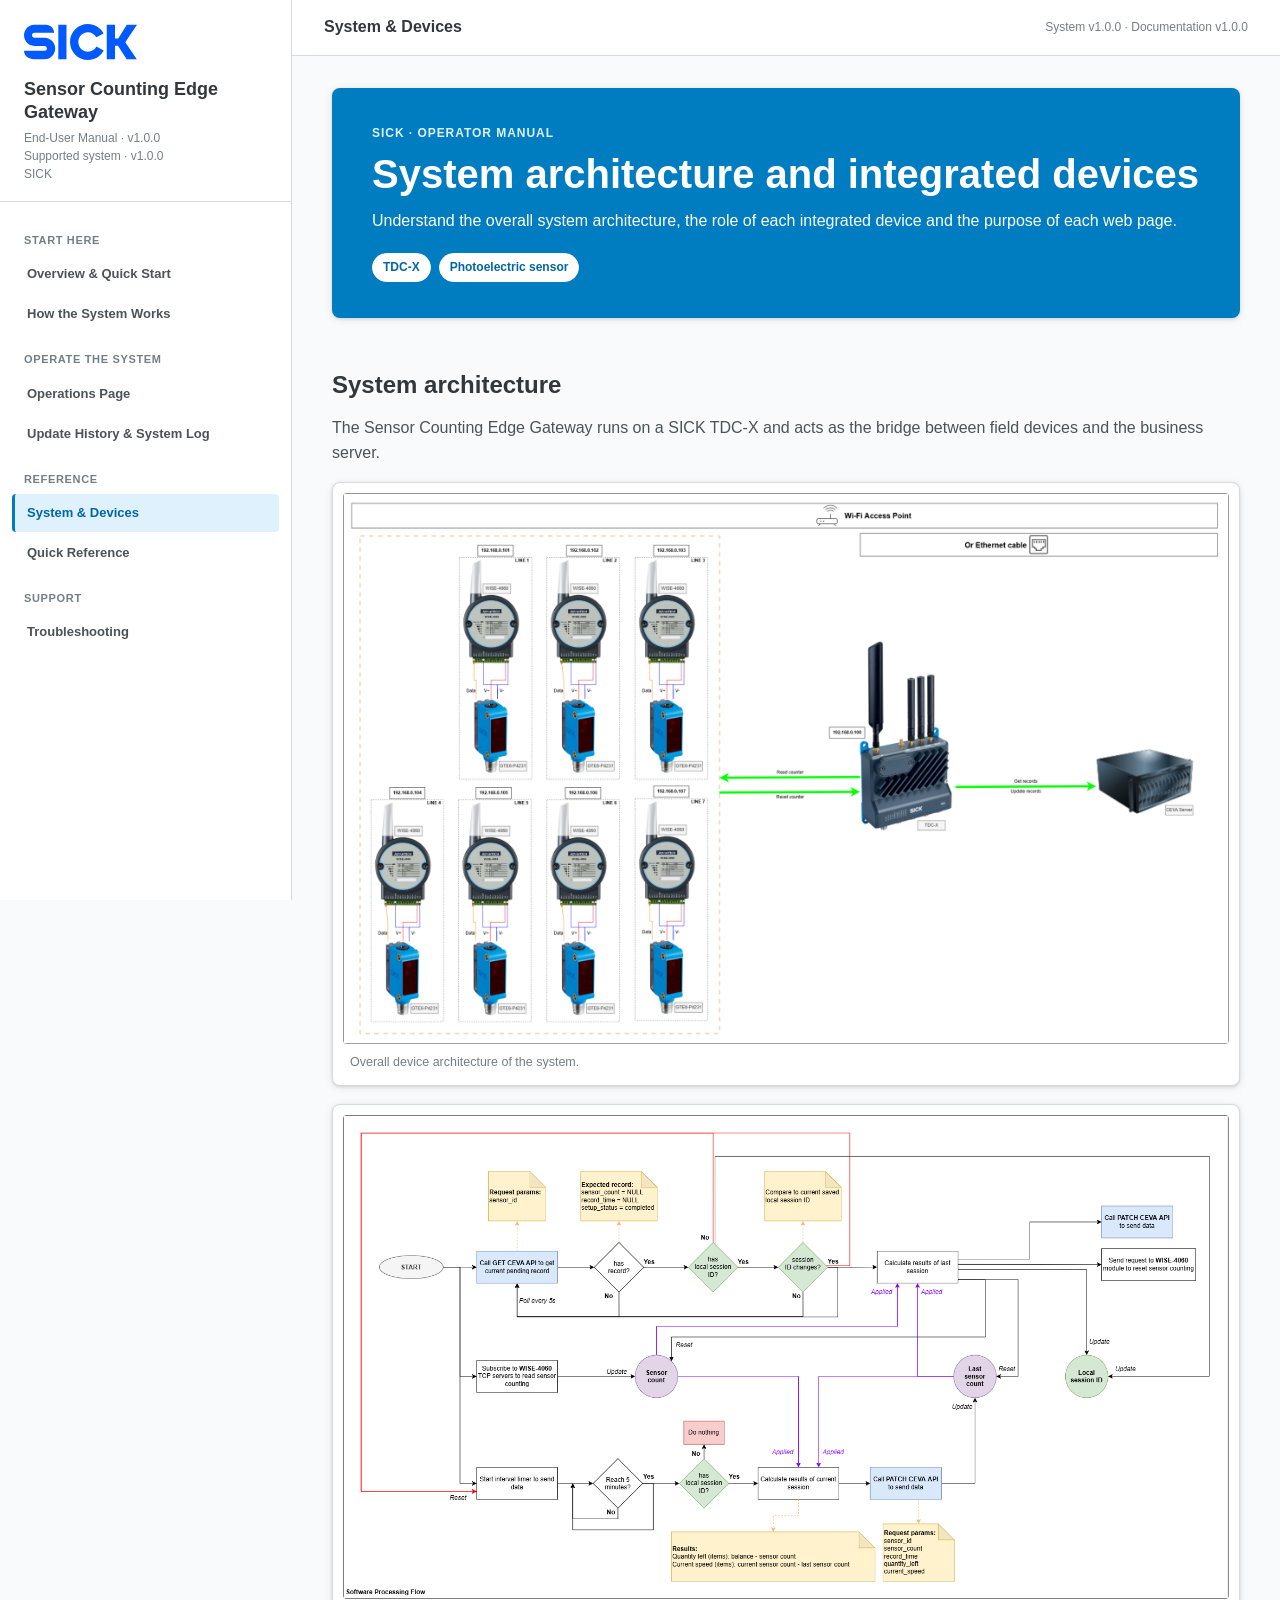
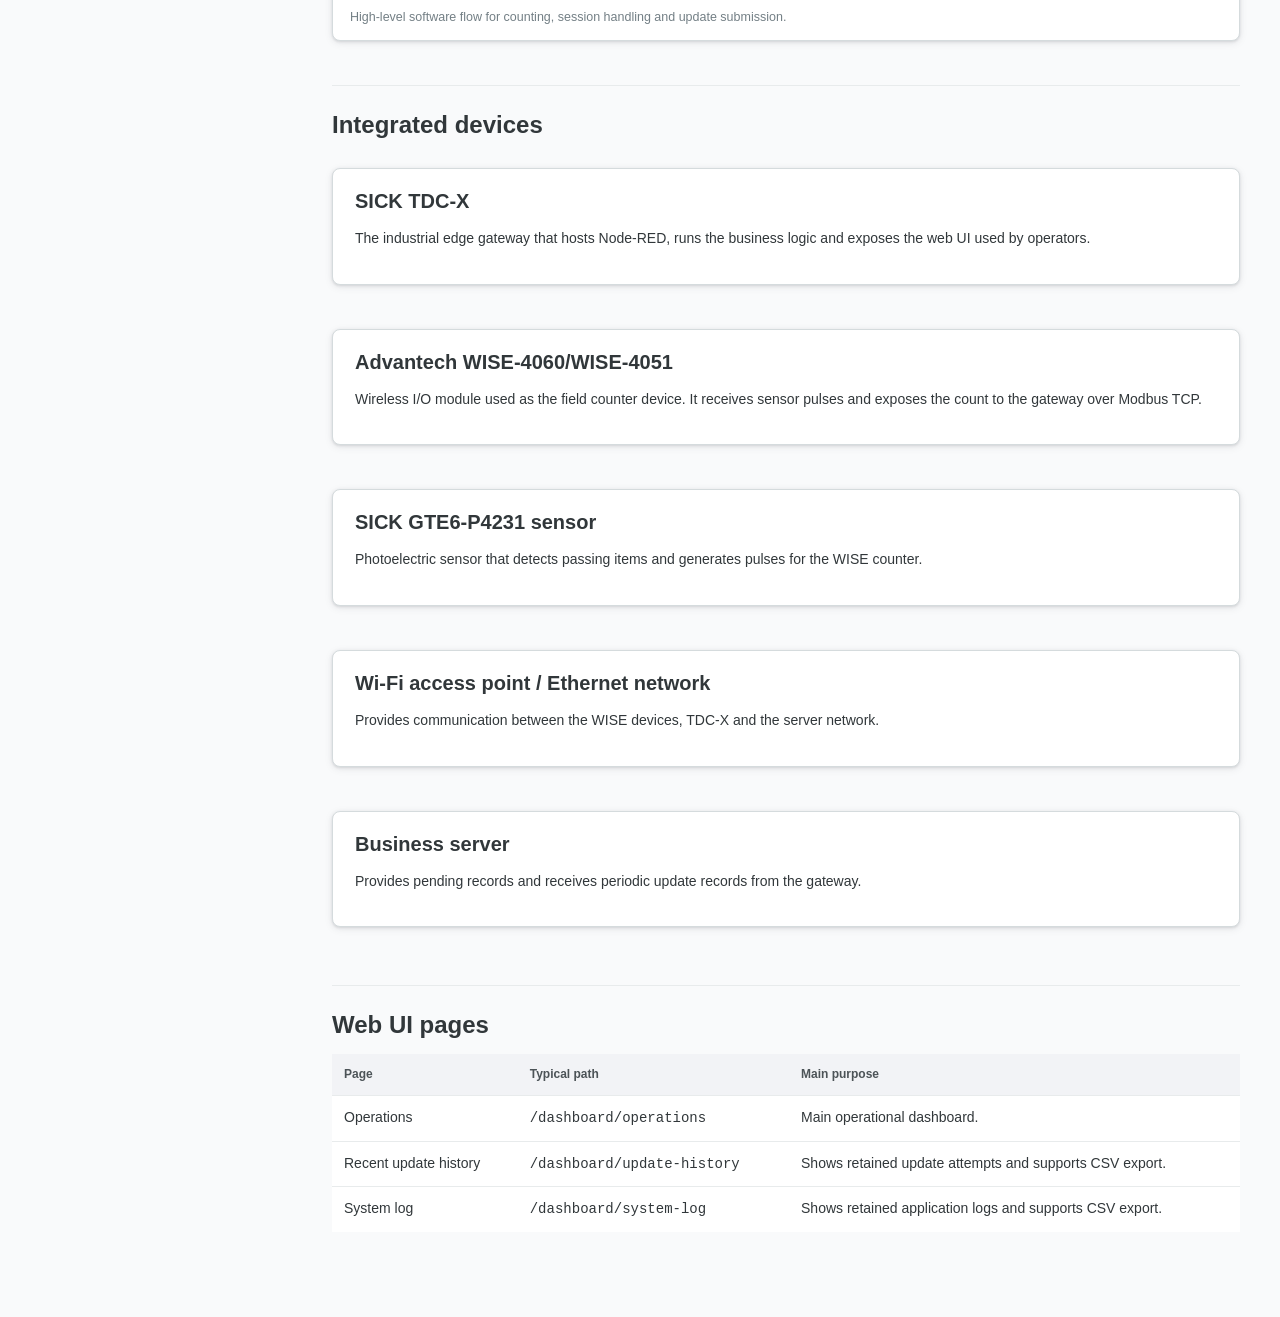
<file: manuals/sensor-counting-edge-gateway/versions/v1.0.0/pages/system.html>
<!doctype html>
<html lang="en">
  <head>
    <meta charset="utf-8" />
    <meta name="viewport" content="width=device-width,initial-scale=1" />
    <title>System &amp; Devices · Sensor Counting Edge Gateway</title>
    <link href="../assets/images/brand/sick-s-logo.webp" rel="icon" type="image/webp" />
    <link href="../assets/css/manual.css" rel="stylesheet" />
  </head>
  <body data-page="system.html">
    <div class="layout">
      <aside class="sidebar">
        <div class="brand">
          <img alt="SICK" src="../assets/images/brand/sick-logo.svg" />
          <h1>Sensor Counting Edge Gateway</h1>
          <p>
            End-User Manual · v1.0.0<br />Supported system · v1.0.0<br />SICK
          </p>
        </div>
        <nav class="nav">
          <div class="nav-group">Start here</div>
          <a data-current="index.html" href="../index.html"
            >Overview & Quick Start</a
          >
          <a data-current="how-it-works.html" href="how-it-works.html"
            >How the System Works</a
          >
          <div class="nav-group">Operate the system</div>
          <a data-current="operations.html" href="operations.html"
            >Operations Page</a
          >
          <a data-current="history-log.html" href="history-log.html"
            >Update History & System Log</a
          >
          <div class="nav-group">Reference</div>
          <a class="active" data-current="system.html" href="system.html"
            >System & Devices</a
          >
          <a data-current="reference.html" href="reference.html"
            >Quick Reference</a
          >
          <div class="nav-group">Support</div>
          <a data-current="troubleshooting.html" href="troubleshooting.html"
            >Troubleshooting</a
          >
        </nav>
      </aside>
      <main class="main">
        <header class="topbar">
          <button class="mobile-menu" id="mobileMenu">☰ Menu</button>
          <div class="title">System &amp; Devices</div>
          <div class="meta">System v1.0.0 · Documentation v1.0.0</div>
        </header>
        <article class="content">
          <section class="hero">
            <div class="eyebrow">SICK · Operator Manual</div>
            <h1>System architecture and integrated devices</h1>
            <p>
              Understand the overall system architecture, the role of each
              integrated device and the purpose of each web page.
            </p>
            <div class="badges">
              <span class="badge">TDC-X</span
              ><span class="badge">Photoelectric sensor</span>
            </div>
          </section>

          <h2>System architecture</h2>
          <p class="lead">
            The Sensor Counting Edge Gateway runs on a SICK TDC-X and acts as
            the bridge between field devices and the business server.
          </p>
          <figure class="figure">
            <img
              alt="Device architecture diagram"
              loading="lazy"
              src="../assets/images/architecture/device-architecture.png"
            />
            <figcaption>Overall device architecture of the system.</figcaption>
          </figure>
          <figure class="figure">
            <img
              alt="Software processing flow diagram"
              loading="lazy"
              src="../assets/images/architecture/software-processing-flow.png"
            />
            <figcaption>
              High-level software flow for counting, session handling and update
              submission.
            </figcaption>
          </figure>
          <h2>Integrated devices</h2>
          <div class="grid2">
            <div class="card">
              <h3>SICK TDC-X</h3>
              <p>
                The industrial edge gateway that hosts Node-RED, runs the
                business logic and exposes the web UI used by operators.
              </p>
            </div>
            <div class="card">
              <h3>Advantech WISE-4060/WISE-4051</h3>
              <p>
                Wireless I/O module used as the field counter device. It
                receives sensor pulses and exposes the count to the gateway over
                Modbus TCP.
              </p>
            </div>
            <div class="card">
              <h3>SICK GTE6-P4231 sensor</h3>
              <p>
                Photoelectric sensor that detects passing items and generates
                pulses for the WISE counter.
              </p>
            </div>
            <div class="card">
              <h3>Wi-Fi access point / Ethernet network</h3>
              <p>
                Provides communication between the WISE devices, TDC-X and the
                server network.
              </p>
            </div>
            <div class="card">
              <h3>Business server</h3>
              <p>
                Provides pending records and receives periodic update records
                from the gateway.
              </p>
            </div>
          </div>
          <h2>Web UI pages</h2>
          <table>
            <thead>
              <tr>
                <th>Page</th>
                <th>Typical path</th>
                <th>Main purpose</th>
              </tr>
            </thead>
            <tbody>
              <tr>
                <td>Operations</td>
                <td><code>/dashboard/operations</code></td>
                <td>Main operational dashboard.</td>
              </tr>
              <tr>
                <td>Recent update history</td>
                <td><code>/dashboard/update-history</code></td>
                <td>Shows retained update attempts and supports CSV export.</td>
              </tr>
              <tr>
                <td>System log</td>
                <td><code>/dashboard/system-log</code></td>
                <td>
                  Shows retained application logs and supports CSV export.
                </td>
              </tr>
            </tbody>
          </table>
        </article>
      </main>
    </div>
    <script src="../assets/js/manual.js"></script>
  </body>
</html>
</file>
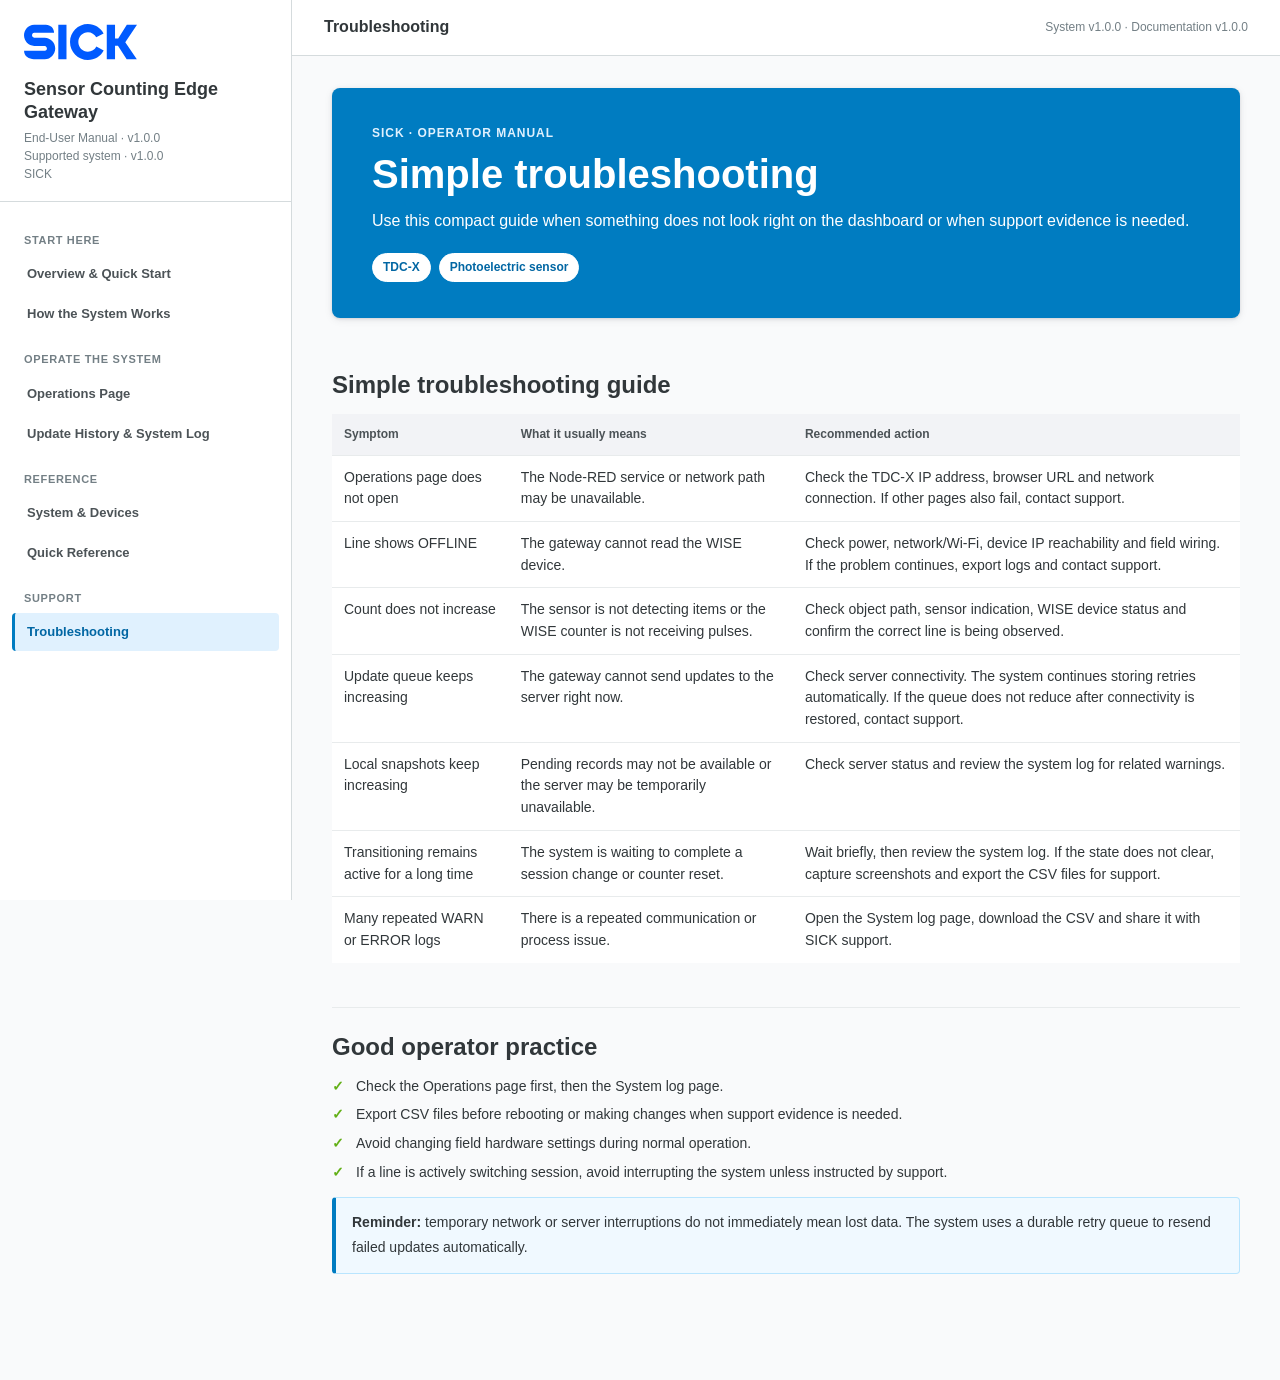
<file: manuals/sensor-counting-edge-gateway/versions/v1.0.0/pages/troubleshooting.html>
<!doctype html>
<html lang="en">
  <head>
    <meta charset="utf-8" />
    <meta name="viewport" content="width=device-width,initial-scale=1" />
    <title>Troubleshooting · Sensor Counting Edge Gateway</title>
    <link href="../assets/images/brand/sick-s-logo.webp" rel="icon" type="image/webp" />
    <link href="../assets/css/manual.css" rel="stylesheet" />
  </head>
  <body data-page="troubleshooting.html">
    <div class="layout">
      <aside class="sidebar">
        <div class="brand">
          <img alt="SICK" src="../assets/images/brand/sick-logo.svg" />
          <h1>Sensor Counting Edge Gateway</h1>
          <p>
            End-User Manual · v1.0.0<br />Supported system · v1.0.0<br />SICK
          </p>
        </div>
        <nav class="nav">
          <div class="nav-group">Start here</div>
          <a data-current="index.html" href="../index.html"
            >Overview & Quick Start</a
          >
          <a data-current="how-it-works.html" href="how-it-works.html"
            >How the System Works</a
          >
          <div class="nav-group">Operate the system</div>
          <a data-current="operations.html" href="operations.html"
            >Operations Page</a
          >
          <a data-current="history-log.html" href="history-log.html"
            >Update History & System Log</a
          >
          <div class="nav-group">Reference</div>
          <a data-current="system.html" href="system.html">System & Devices</a>
          <a data-current="reference.html" href="reference.html"
            >Quick Reference</a
          >
          <div class="nav-group">Support</div>
          <a
            class="active"
            data-current="troubleshooting.html"
            href="troubleshooting.html"
            >Troubleshooting</a
          >
        </nav>
      </aside>
      <main class="main">
        <header class="topbar">
          <button class="mobile-menu" id="mobileMenu">☰ Menu</button>
          <div class="title">Troubleshooting</div>
          <div class="meta">System v1.0.0 · Documentation v1.0.0</div>
        </header>
        <article class="content">
          <section class="hero">
            <div class="eyebrow">SICK · Operator Manual</div>
            <h1>Simple troubleshooting</h1>
            <p>
              Use this compact guide when something does not look right on the
              dashboard or when support evidence is needed.
            </p>
            <div class="badges">
              <span class="badge">TDC-X</span
              ><span class="badge">Photoelectric sensor</span>
            </div>
          </section>

          <h2>Simple troubleshooting guide</h2>
          <table>
            <thead>
              <tr>
                <th>Symptom</th>
                <th>What it usually means</th>
                <th>Recommended action</th>
              </tr>
            </thead>
            <tbody>
              <tr>
                <td>Operations page does not open</td>
                <td>
                  The Node-RED service or network path may be unavailable.
                </td>
                <td>
                  Check the TDC-X IP address, browser URL and network
                  connection. If other pages also fail, contact support.
                </td>
              </tr>
              <tr>
                <td>Line shows OFFLINE</td>
                <td>The gateway cannot read the WISE device.</td>
                <td>
                  Check power, network/Wi-Fi, device IP reachability and field
                  wiring. If the problem continues, export logs and contact
                  support.
                </td>
              </tr>
              <tr>
                <td>Count does not increase</td>
                <td>
                  The sensor is not detecting items or the WISE counter is not
                  receiving pulses.
                </td>
                <td>
                  Check object path, sensor indication, WISE device status and
                  confirm the correct line is being observed.
                </td>
              </tr>
              <tr>
                <td>Update queue keeps increasing</td>
                <td>
                  The gateway cannot send updates to the server right now.
                </td>
                <td>
                  Check server connectivity. The system continues storing
                  retries automatically. If the queue does not reduce after
                  connectivity is restored, contact support.
                </td>
              </tr>
              <tr>
                <td>Local snapshots keep increasing</td>
                <td>
                  Pending records may not be available or the server may be
                  temporarily unavailable.
                </td>
                <td>
                  Check server status and review the system log for related
                  warnings.
                </td>
              </tr>
              <tr>
                <td>Transitioning remains active for a long time</td>
                <td>
                  The system is waiting to complete a session change or counter
                  reset.
                </td>
                <td>
                  Wait briefly, then review the system log. If the state does
                  not clear, capture screenshots and export the CSV files for
                  support.
                </td>
              </tr>
              <tr>
                <td>Many repeated WARN or ERROR logs</td>
                <td>There is a repeated communication or process issue.</td>
                <td>
                  Open the System log page, download the CSV and share it with
                  SICK support.
                </td>
              </tr>
            </tbody>
          </table>
          <h2>Good operator practice</h2>
          <ul class="icon-list">
            <li>Check the Operations page first, then the System log page.</li>
            <li>
              Export CSV files before rebooting or making changes when support
              evidence is needed.
            </li>
            <li>
              Avoid changing field hardware settings during normal operation.
            </li>
            <li>
              If a line is actively switching session, avoid interrupting the
              system unless instructed by support.
            </li>
          </ul>
          <div class="callout">
            <b>Reminder:</b> temporary network or server interruptions do not
            immediately mean lost data. The system uses a durable retry queue to
            resend failed updates automatically.
          </div>
        </article>
      </main>
    </div>
    <script src="../assets/js/manual.js"></script>
  </body>
</html>
</file>
<file: manuals/sensor-counting-edge-gateway/versions/v1.0.0/assets/css/manual.css>
/* RFID Warehouse Track and Trace End-User Manual
   SICK Synergy-inspired structure aligned with the supplied reference manual. */
:root {
  --syn-primary-50:#f0f9ff;
  --syn-primary-100:#e0f1fe;
  --syn-primary-200:#b9e5fe;
  --syn-primary-500:#0ca2eb;
  --syn-primary-600:#007cc1;
  --syn-primary-700:#0166a3;
  --syn-primary-900:#0b486f;
  --syn-primary-950:#072e4a;
  --syn-accent-500:#f39200;

  --syn-success-50:#f5fde8;
  --syn-success-600:#63b017;
  --syn-warning-50:#fefce8;
  --syn-warning-400:#f5c413;
  --syn-warning-700:#9e5f0a;
  --syn-error-50:#fff0f2;
  --syn-error-600:#ea0823;
  --syn-error-800:#ab091c;

  --syn-neutral-0:#ffffff;
  --syn-neutral-50:#f9fafb;
  --syn-neutral-100:#f2f3f6;
  --syn-neutral-200:#e8ebec;
  --syn-neutral-300:#d5dbdd;
  --syn-neutral-400:#bac2c6;
  --syn-neutral-600:#859298;
  --syn-neutral-700:#737f85;
  --syn-neutral-800:#5e676b;
  --syn-neutral-900:#4c5357;
  --syn-neutral-950:#31373a;
  --syn-neutral-1000:#000000;

  --blue:var(--syn-primary-600);
  --blue2:var(--syn-primary-700);
  --ink:var(--syn-neutral-950);
  --muted:var(--syn-neutral-700);
  --line:var(--syn-neutral-300);
  --bg:var(--syn-neutral-50);
  --panel:var(--syn-neutral-0);
  --soft:var(--syn-primary-50);
  --good:var(--syn-success-600);
  --warn:var(--syn-warning-700);
  --bad:var(--syn-error-600);
  --sidebar:292px;
  --radius:8px;
  --radius-small:4px;
  --shadow:0 1px 2px rgba(49,55,58,.08),0 1px 4px rgba(49,55,58,.08),0 2px 8px rgba(49,55,58,.08);
}

*{box-sizing:border-box}
html{scroll-behavior:smooth}
body{
  margin:0;
  background:var(--bg);
  color:var(--ink);
  font:14px/1.55 "Open Sans",-apple-system,BlinkMacSystemFont,"Segoe UI",Roboto,"Helvetica Neue",Arial,sans-serif;
}
a{color:var(--syn-primary-600);text-decoration:none}
a:hover{color:var(--syn-primary-700)}

.layout{
  display:grid;
  grid-template-columns:var(--sidebar) minmax(0,1fr);
  min-height:100vh;
}

/* Requested white sidebar */
.sidebar{
  position:fixed;
  inset:0 auto 0 0;
  width:var(--sidebar);
  height:100vh;
  overflow:auto;
  background:var(--syn-neutral-0);
  color:var(--syn-neutral-950);
  border-right:1px solid var(--syn-neutral-300);
  z-index:20;
}
.brand{
  display:block;
  padding:24px 24px 18px;
  margin:0;
  border-bottom:1px solid var(--syn-neutral-300);
}
.brand img{
  display:block;
  width:113px;
  max-width:100%;
  height:auto;
  padding:0;
  background:transparent;
  border-radius:0;
}
.brand h1{
  margin:18px 0 0;
  color:var(--syn-neutral-950);
  font-size:18px;
  line-height:1.25;
  font-weight:700;
}
.brand p{
  margin:6px 0 0;
  color:var(--syn-neutral-700);
  font-size:12px;
  line-height:1.5;
}
.nav{padding:12px 12px 28px}
.nav-group{
  margin:18px 0 6px;
  padding:0 12px;
  color:var(--syn-neutral-700);
  text-transform:uppercase;
  font-size:11px;
  font-weight:700;
  letter-spacing:.06em;
}
.nav a{
  display:block;
  margin:2px 0;
  padding:9px 12px;
  border-left:3px solid transparent;
  border-radius:var(--radius-small);
  color:var(--syn-neutral-900);
  font-size:13px;
  font-weight:600;
  text-decoration:none;
  transition:background-color 150ms,color 150ms,border-color 150ms;
}
.nav a:hover{
  background:var(--syn-primary-50);
  color:var(--syn-primary-700);
}
.nav a.active{
  background:var(--syn-primary-100);
  color:var(--syn-primary-700);
  border-left-color:var(--syn-primary-600);
}

.main{
  grid-column:2;
  min-width:0;
  max-width:none;
  margin:0;
  padding:0;
}
.topbar{
  position:sticky;
  top:0;
  z-index:10;
  min-height:56px;
  padding:12px 32px;
  display:flex;
  align-items:center;
  gap:16px;
  justify-content:space-between;
  background:var(--syn-neutral-0);
  border-bottom:1px solid var(--syn-neutral-300);
}
.topbar .title{
  color:var(--syn-neutral-950);
  font-size:16px;
  font-weight:700;
}
.topbar .meta{
  color:var(--syn-neutral-700);
  font-size:12px;
}
.content{
  max-width:1240px;
  margin:0 auto;
  padding:32px 40px 88px;
}

.hero{
  margin-bottom:28px;
  padding:36px 40px;
  border-radius:var(--radius);
  background:var(--syn-primary-600);
  color:var(--syn-neutral-0);
  box-shadow:var(--shadow);
}
.hero .eyebrow{
  color:var(--syn-primary-100);
  font-size:12px;
  font-weight:700;
  text-transform:uppercase;
  letter-spacing:.08em;
}
.hero h1{
  margin:8px 0 12px;
  color:var(--syn-neutral-0);
  font-size:40px;
  line-height:1.15;
  font-weight:700;
}
.hero p{
  max-width:820px;
  margin:0;
  color:var(--syn-neutral-0);
  font-size:16px;
}
.hero .badges,.hero .chips{
  display:flex;
  flex-wrap:wrap;
  gap:8px;
  margin-top:20px;
}
.badge,.chip{
  display:inline-flex;
  align-items:center;
  padding:4px 10px;
  border-radius:9999px;
  background:var(--syn-primary-50);
  color:var(--syn-primary-900);
  font-size:12px;
  font-weight:600;
}
.hero .badge,.hero .chip{
  background:var(--syn-neutral-0);
  color:var(--syn-primary-700);
  border:1px solid var(--syn-neutral-0);
}

h1,h2,h3,h4{
  color:var(--syn-neutral-950);
  line-height:1.25;
  font-weight:700;
}
h1{font-size:32px;margin:0 0 12px}
h2{font-size:24px;margin:44px 0 14px;padding-top:8px}
h3{font-size:20px;margin:28px 0 10px}
h4{font-size:16px;margin:22px 0 8px}
.lead{font-size:16px;color:var(--syn-neutral-900)}

.grid,.grid2,.grid3,.grid4{
  display:grid;
  gap:16px;
}
.grid{grid-template-columns:repeat(12,minmax(0,1fr))}
.grid2{grid-template-columns:repeat(2,minmax(0,1fr))}
.grid3{grid-template-columns:repeat(3,minmax(0,1fr))}
.grid4{grid-template-columns:repeat(4,minmax(0,1fr))}
.card{
  grid-column:span 12;
  margin:14px 0;
  padding:20px 22px;
  background:var(--panel);
  border:1px solid var(--syn-neutral-300);
  border-radius:var(--radius);
  box-shadow:var(--shadow);
}
.card.half{grid-column:span 6}
.card.third{grid-column:span 4}
.card h3:first-child{margin-top:0}

.callout{
  margin:16px 0;
  padding:14px 16px;
  border-left:4px solid var(--syn-primary-600);
  border-top:1px solid var(--syn-primary-200);
  border-right:1px solid var(--syn-primary-200);
  border-bottom:1px solid var(--syn-primary-200);
  border-radius:var(--radius-small);
  background:var(--syn-primary-50);
}
.callout.good,.callout.success{
  border-color:var(--syn-success-600);
  background:var(--syn-success-50);
}
.callout.warn{
  border-color:var(--syn-warning-400);
  background:var(--syn-warning-50);
  color:var(--ink);
}
.callout.danger{
  border-color:var(--syn-error-600);
  background:var(--syn-error-50);
  color:var(--ink);
}
.callout strong,.callout>b{display:inline-block;margin-bottom:3px}

.steps{
  counter-reset:step;
  list-style:none;
  padding:0;
  margin:14px 0;
}
.steps li{
  counter-increment:step;
  position:relative;
  min-height:40px;
  padding:2px 0 18px 44px;
}
.steps li:before{
  content:counter(step);
  position:absolute;
  left:0;
  top:0;
  width:30px;
  height:30px;
  display:grid;
  place-items:center;
  border-radius:9999px;
  background:var(--syn-primary-600);
  color:#fff;
  font-weight:700;
}

.flow{
  display:flex;
  align-items:stretch;
  flex-wrap:wrap;
  gap:8px;
  margin:15px 0;
}
.flow span,.flow .node{
  padding:10px 13px;
  background:#fff;
  border:1px solid var(--syn-neutral-300);
  border-radius:var(--radius-small);
  font-weight:600;
}
.flow i,.flow .arrow{
  align-self:center;
  color:var(--syn-neutral-700);
  font-size:18px;
  font-style:normal;
}

.status,.status-pill{
  display:inline-flex;
  padding:3px 9px;
  border-radius:9999px;
  font-size:11px;
  font-weight:700;
}
.status.good,.status-storage{background:var(--syn-success-50);color:#437714}
.status.warn,.status-ready{background:var(--syn-warning-50);color:var(--syn-warning-700)}
.status.bad{background:var(--syn-error-50);color:var(--syn-error-800)}
.status.neutral{background:var(--syn-neutral-100);color:var(--syn-neutral-800)}
.status-received{background:var(--syn-primary-50);color:var(--syn-primary-700)}
.status-dispatched{background:#f1ecff;color:#5a38a2}

.table-wrap{
  overflow:auto;
  margin:14px 0;
  border:1px solid var(--syn-neutral-300);
  border-radius:var(--radius);
  background:#fff;
}
table,.table{
  width:100%;
  min-width:720px;
  border-collapse:collapse;
  background:#fff;
  font-size:14px;
}
th,.table th{
  background:var(--syn-neutral-100);
  color:var(--syn-neutral-900);
  text-align:left;
  font-size:12px;
  font-weight:700;
}
th,td,.table th,.table td{
  padding:11px 12px;
  border-bottom:1px solid var(--syn-neutral-200);
  vertical-align:top;
}
tbody tr:hover{background:var(--syn-neutral-50)}
tr:last-child td{border-bottom:0}

.figure{
  margin:18px 0;
  padding:10px;
  overflow:visible;
  background:#fff;
  border:1px solid var(--syn-neutral-300);
  border-radius:var(--radius);
  box-shadow:var(--shadow);
}
.figure img{
  display:block;
  width:100%;
  height:auto;
  border-radius:var(--radius-small);
  cursor:zoom-in;
}
.figure figcaption{
  padding:9px 7px 3px;
  color:var(--syn-neutral-700);
  font-size:12.5px;
}
.figure.focus{max-width:850px}
.figure.tight img{max-height:700px;object-fit:contain;background:#fff}
.figure-grid,.two{
  display:grid;
  grid-template-columns:1fr 1fr;
  gap:16px;
}

/* Requested smaller Handheld screenshots */
.figure.handheld-shot{
  max-width:430px;
  margin:18px auto;
}
.figure.handheld-shot img{
  max-height:560px;
  object-fit:contain;
  background:#fff;
}

.screenshot-placeholder,.screenshot-pending,.placeholder{
  min-height:150px;
  margin:16px 0;
  padding:22px;
  display:flex;
  flex-direction:column;
  justify-content:center;
  place-items:center;
  text-align:center;
  color:var(--syn-neutral-700);
  background:var(--syn-neutral-50);
  border:2px dashed var(--syn-neutral-400);
  border-radius:var(--radius);
}
.screenshot-placeholder b,.screenshot-pending b,.placeholder strong{
  color:var(--syn-neutral-900);
  font-size:16px;
  margin-bottom:5px;
}
.two .screenshot-placeholder{margin:0}

.credential{
  padding:15px 18px;
  background:var(--syn-warning-50);
  border:1px solid var(--syn-warning-400);
  border-radius:var(--radius);
  color:var(--ink);
}
.credential b,.credential code{color:inherit;font-weight:700}
.login-card{
  display:grid;
  grid-template-columns:1fr 1fr;
  gap:12px;
}

.code{
  padding:14px 16px;
  overflow:auto;
  border-radius:var(--radius-small);
  background:var(--syn-neutral-950);
  color:var(--syn-neutral-50);
  font:13px/1.55 "Roboto Mono",ui-monospace,SFMono-Regular,Consolas,monospace;
}
.toc{
  padding:14px 18px;
  background:var(--syn-primary-50);
  border:1px solid var(--syn-primary-200);
  border-radius:var(--radius);
}
.toc a{display:block;padding:4px 0;color:var(--syn-primary-700)}
.icon-list{list-style:none;padding-left:0}
.icon-list li{position:relative;margin:7px 0;padding-left:24px}
.icon-list li:before{
  content:"✓";
  position:absolute;
  left:0;
  color:var(--syn-success-600);
  font-weight:900;
}
.small,.mini{font-size:12.5px;color:var(--muted)}
.muted{color:var(--muted)}
.section-anchor{scroll-margin-top:80px}

.page-footer{
  display:flex;
  justify-content:space-between;
  gap:20px;
  margin-top:50px;
  padding-top:20px;
  border-top:1px solid var(--syn-neutral-300);
  color:var(--syn-neutral-700);
  font-size:12px;
}

.lightbox{
  position:fixed;
  inset:0;
  z-index:999;
  display:none;
  align-items:center;
  justify-content:center;
  padding:20px;
  background:rgba(0,0,0,.9);
}
.lightbox.open{display:flex}
.lightbox img{max-width:96vw;max-height:94vh;object-fit:contain}
.lightbox button{
  position:absolute;
  right:22px;
  top:18px;
  border:0;
  background:transparent;
  color:#fff;
  font-size:30px;
  cursor:pointer;
}

.mobile-menu{display:none}

@media(max-width:950px){
  .layout{display:block}
  .sidebar{
    width:min(86vw,320px);
    transform:translateX(-100%);
    transition:transform 150ms;
  }
  body.nav-open .sidebar{
    transform:translateX(0);
    box-shadow:0 2px 8px rgba(49,55,58,.18);
  }
  .main{display:block}
  .mobile-menu{
    display:inline-flex;
    padding:7px 10px;
    border:1px solid var(--syn-primary-600);
    border-radius:var(--radius-small);
    background:var(--syn-primary-600);
    color:#fff;
    font-weight:600;
  }
  .topbar{padding:11px 16px}
  .topbar .meta{display:none}
  .content{padding:24px 18px 70px}
  .grid2,.grid3,.grid4,.figure-grid,.two{grid-template-columns:1fr}
  .card.half,.card.third{grid-column:span 12}
  .hero{padding:28px 24px}
  .hero h1{font-size:32px}
  .login-card{grid-template-columns:1fr}
  .figure.handheld-shot{max-width:360px}
}

.download-link{
  display:inline-flex;
  align-items:center;
  gap:8px;
  padding:9px 14px;
  border:1px solid var(--syn-primary-600);
  border-radius:var(--radius-small);
  background:var(--syn-primary-600);
  color:#fff;
  font-weight:700;
  text-decoration:none;
}
.download-link:hover{
  background:var(--syn-primary-700);
  border-color:var(--syn-primary-700);
  color:#fff;
}

/* Consistency review additions */
article.content > h1 + .lead{
  max-width:900px;
  margin-bottom:24px;
}
article.content h2{
  border-top:1px solid var(--syn-neutral-200);
  padding-top:24px;
}
article.content h2:first-of-type{
  border-top:0;
  padding-top:8px;
}
article.content p,
article.content li{
  max-width:1000px;
}
article.content .table-wrap,
article.content .figure,
article.content .callout{
  margin-top:14px;
  margin-bottom:18px;
}
article.content .steps li{
  max-width:none;
}
</file>
